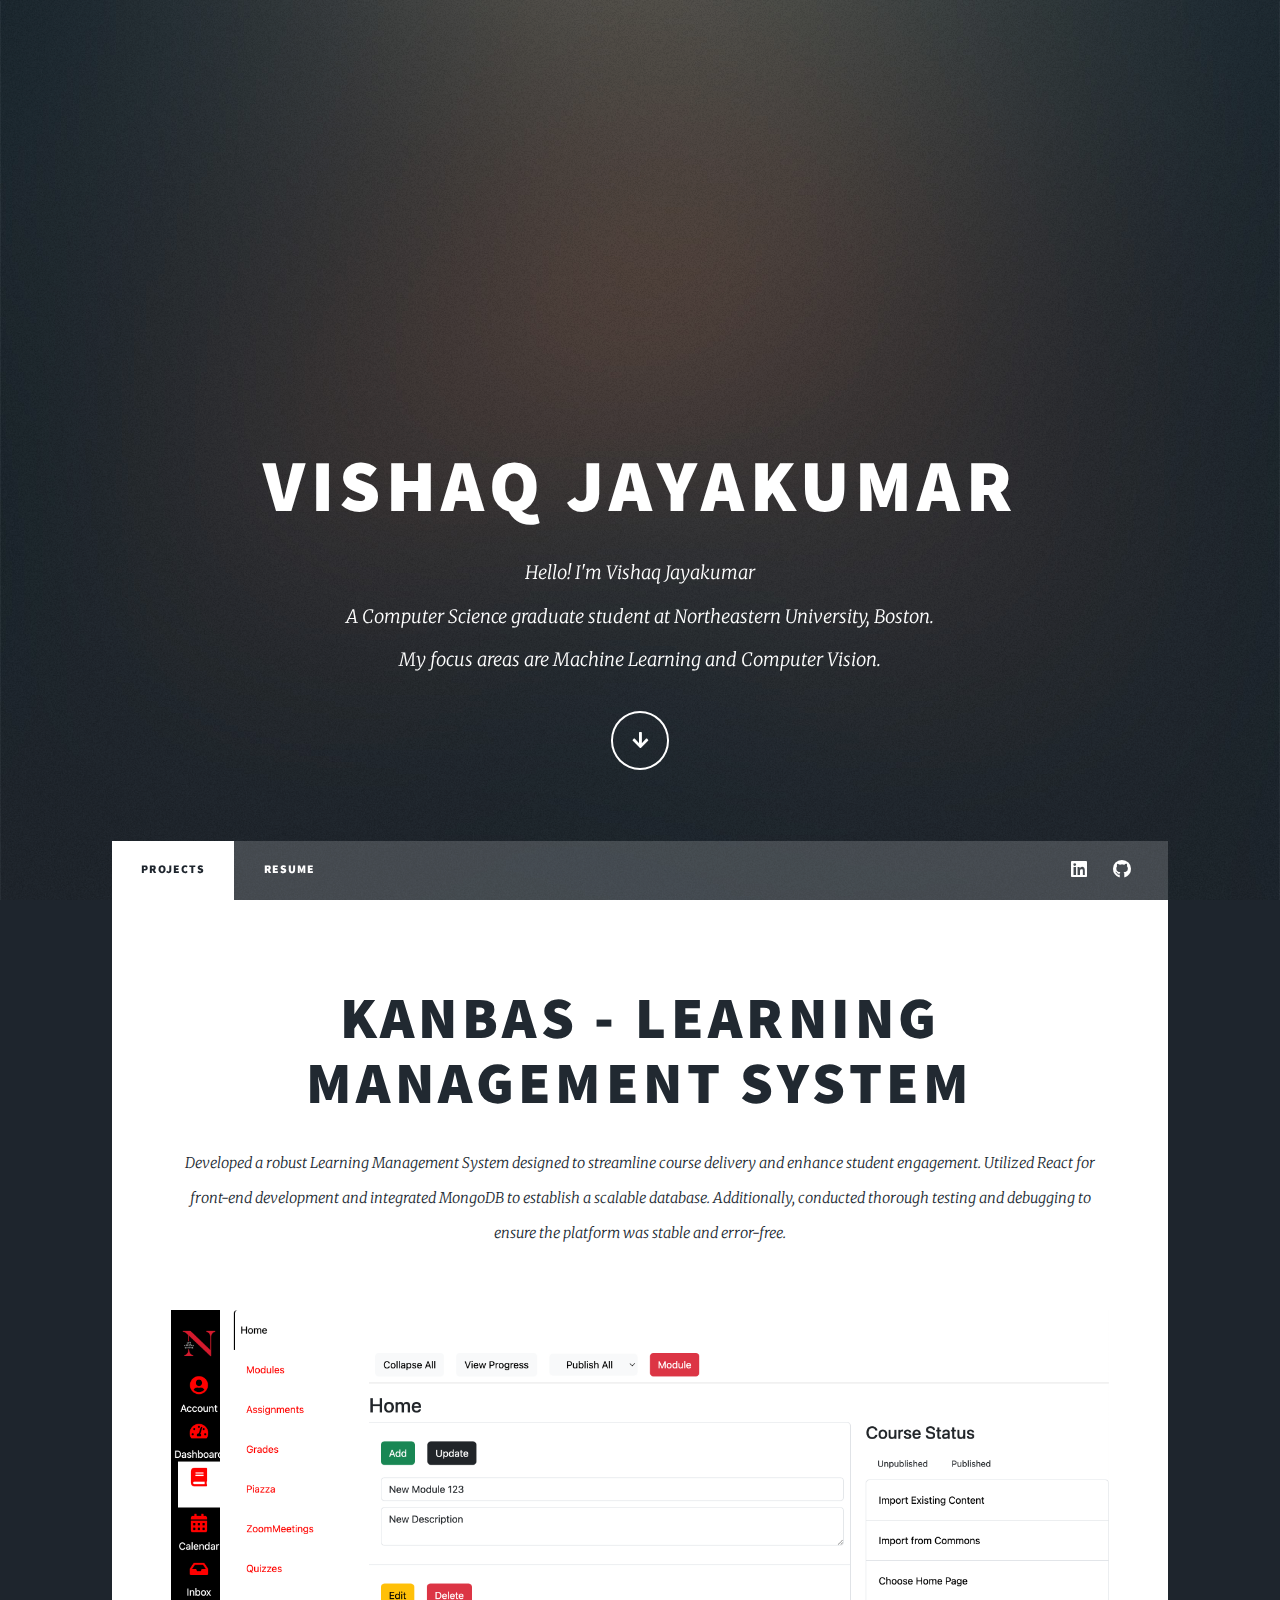
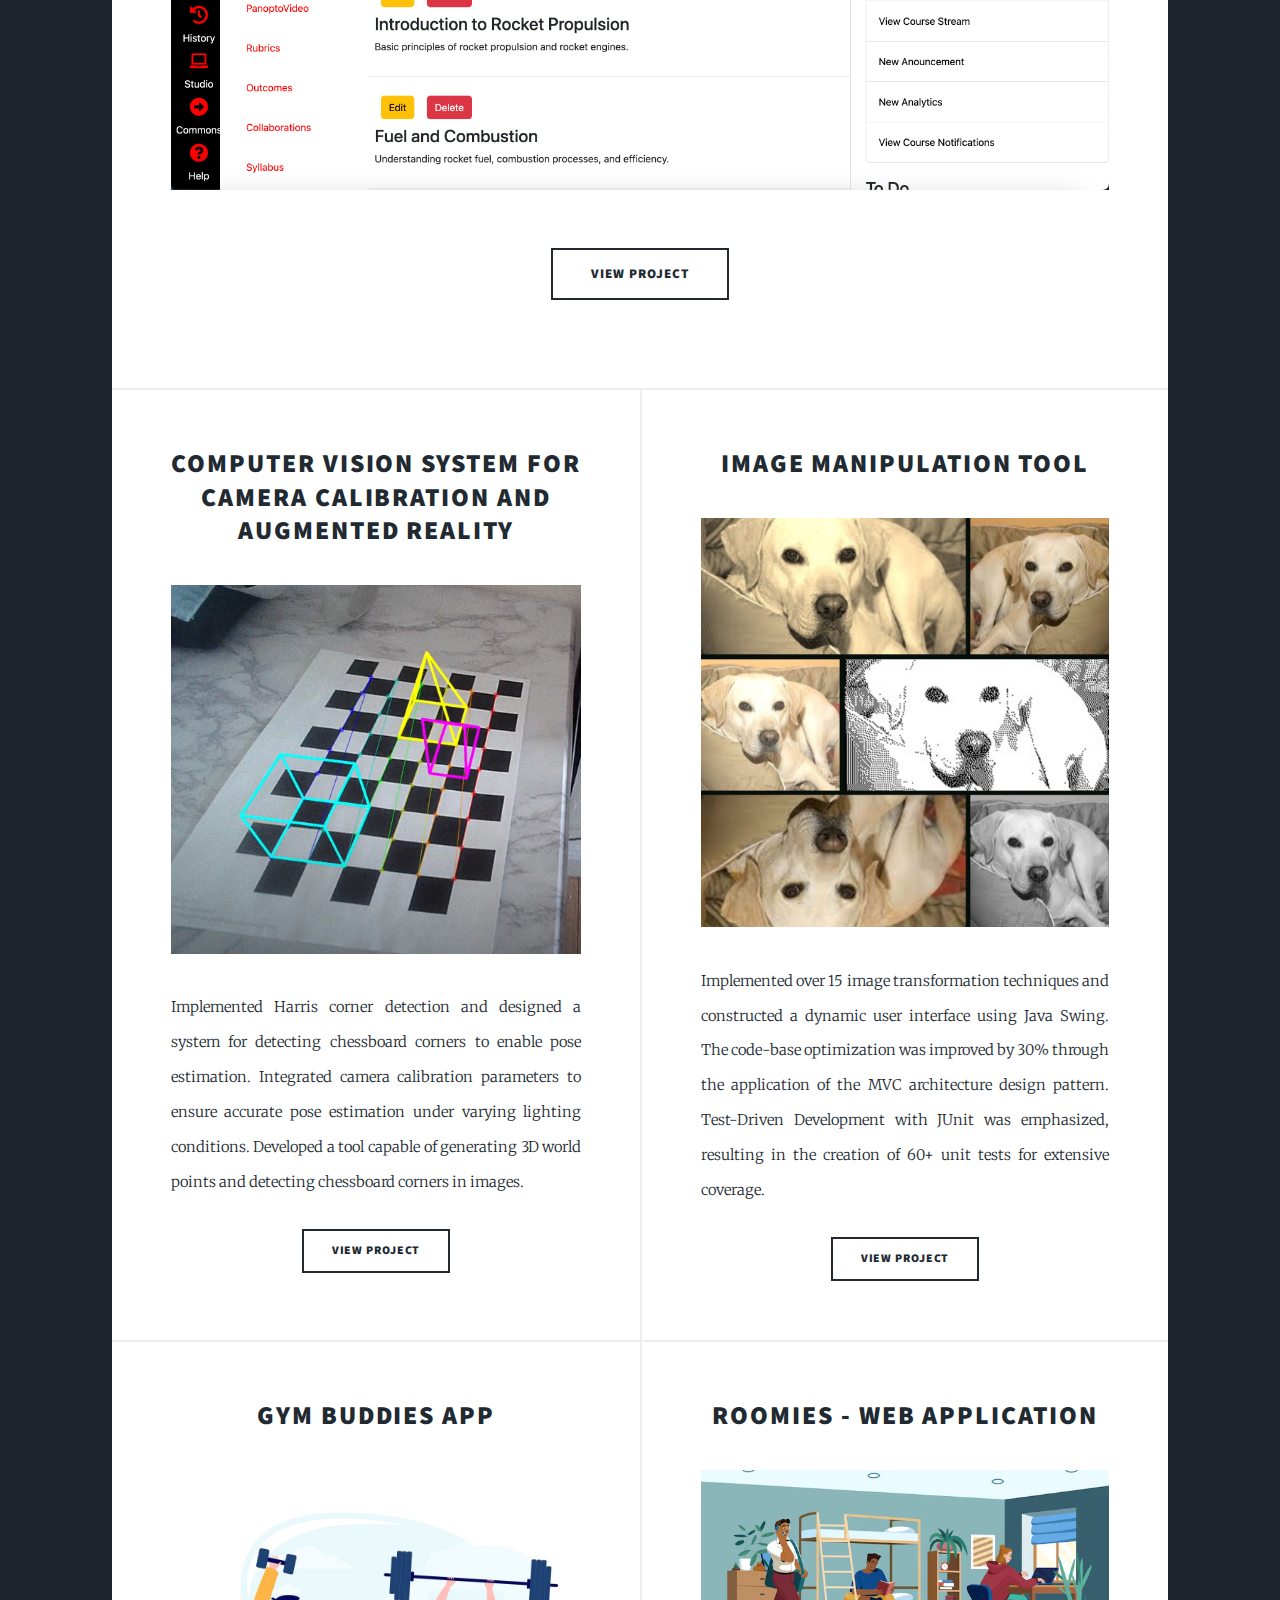
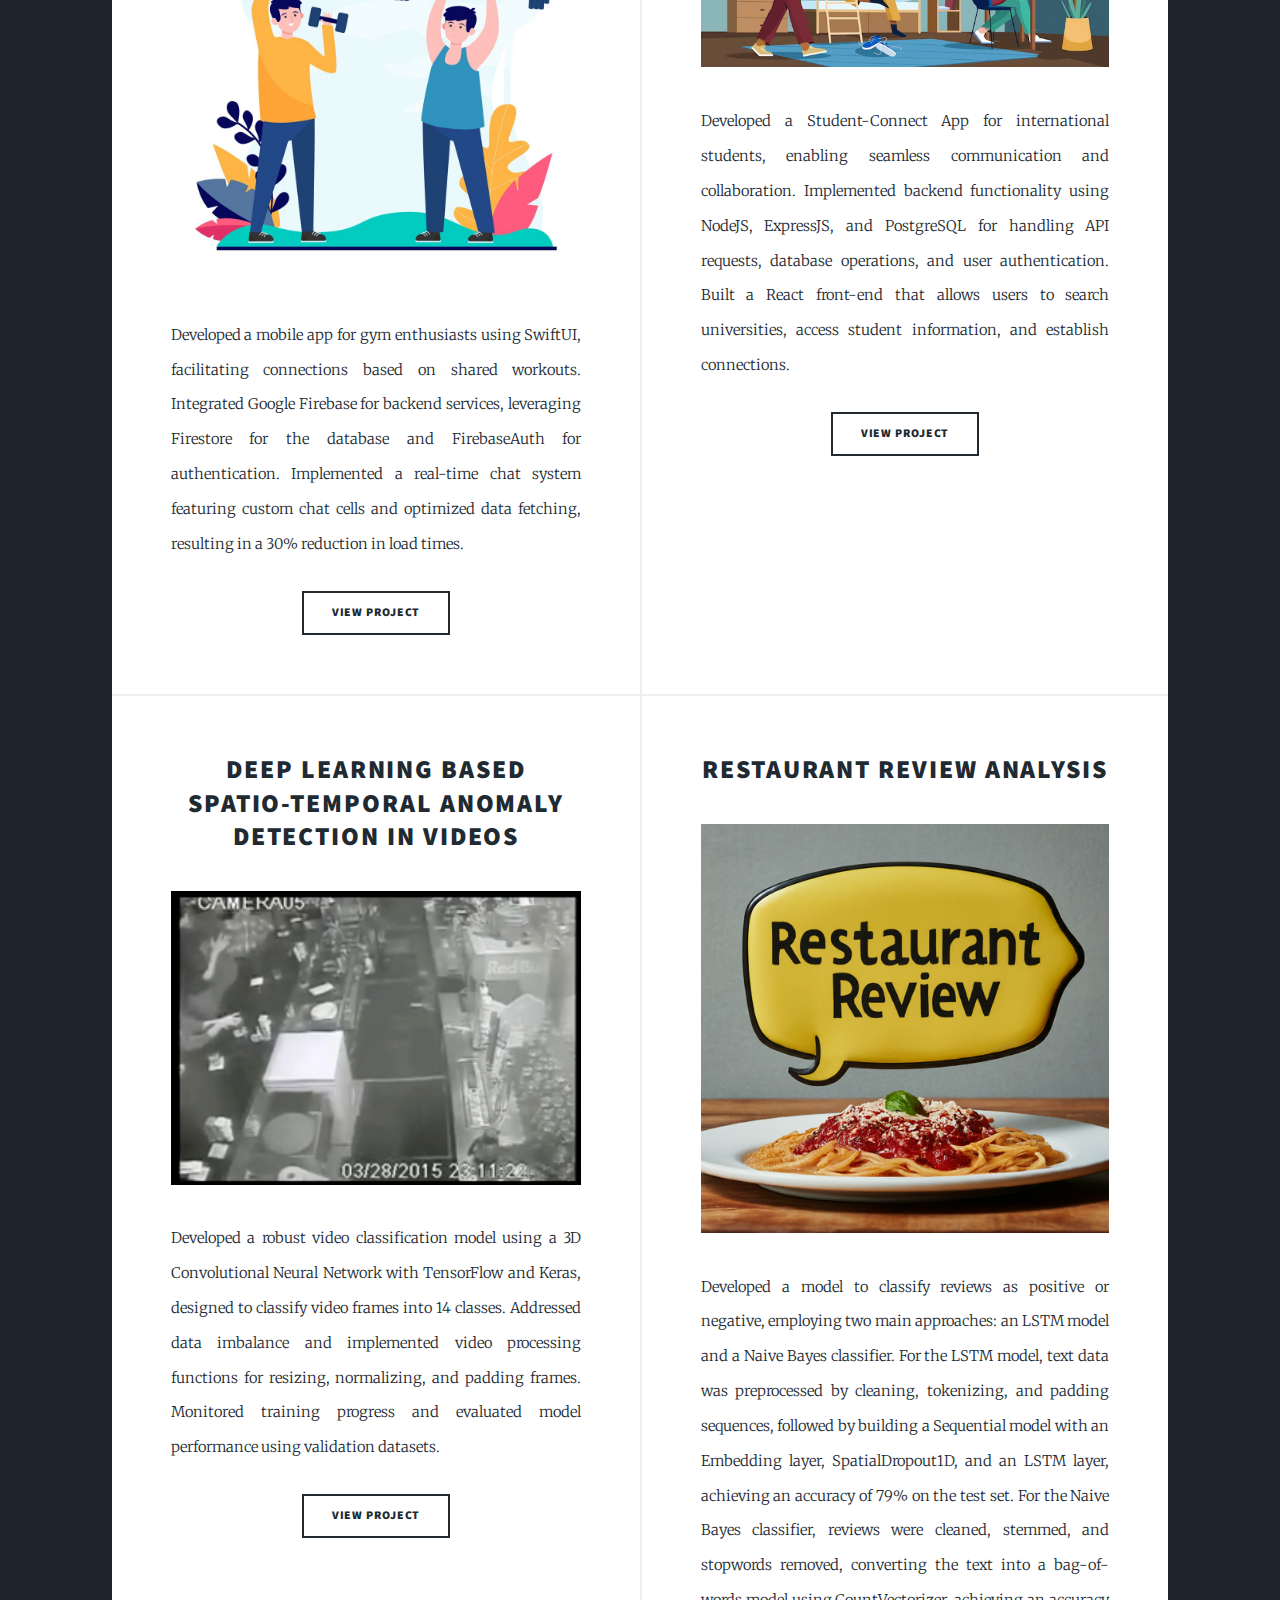
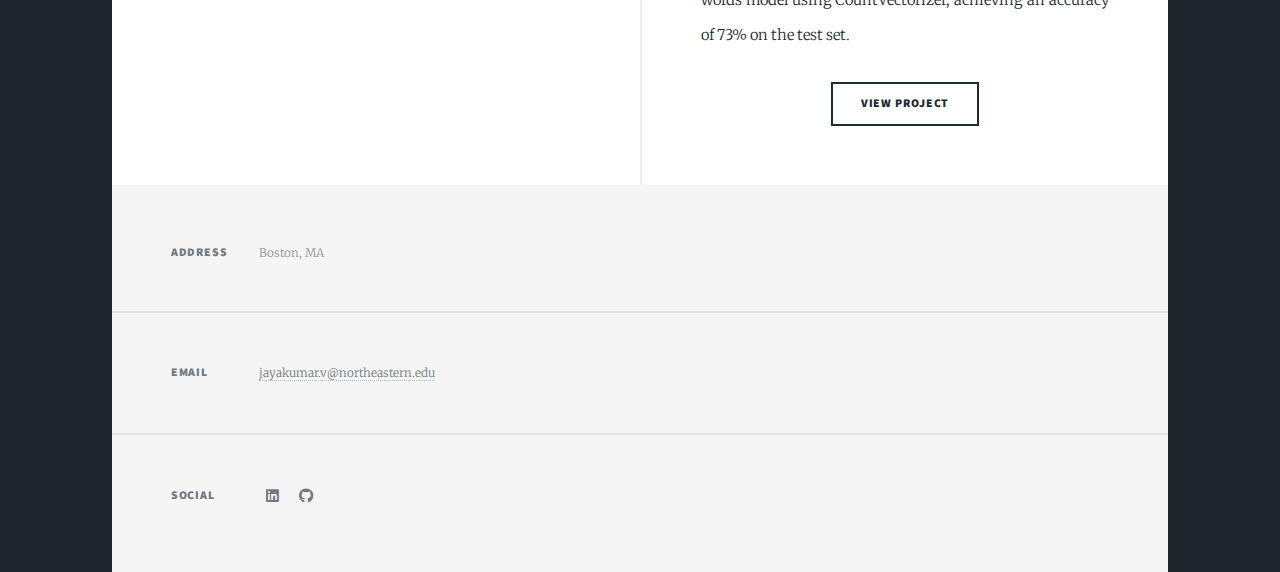
<file: index.html>
<!DOCTYPE HTML>

<html>
	<head>
		<title>Vishaq's Portfolio</title>
		<meta charset="utf-8" />
		<meta name="viewport" content="width=device-width, initial-scale=1, user-scalable=no" />
		<link rel="stylesheet" href="assets/css/main.css" />
		<noscript><link rel="stylesheet" href="assets/css/noscript.css" /></noscript>
	</head>
	<body class="is-preload">

		<!-- Wrapper -->
			<div id="wrapper" class="fade-in">

				<!-- Intro -->
					<div id="intro">
						<h1>Vishaq Jayakumar<br />
						</h1>
						<p>Hello! I'm Vishaq Jayakumar <br />A Computer Science graduate student at Northeastern University, Boston. <br /> My focus areas are Machine Learning and Computer Vision.</p>
						<ul class="actions">
							<li><a href="#header" class="button icon solid solo fa-arrow-down scrolly">Continue</a></li>
						</ul>
					</div>

				<!-- Header -->
					<header id="header">
						<a href="index.html" class="logo">Vishaq's Portfolio</a>					
					</header>
				<!-- Nav -->
					<nav id="nav">
						<ul class="links">
							<li class="active"><a href="index.html">Projects</a></li>
							<li><a href="resume.html">Resume</a></li>
						</ul>
						<ul class="icons">
							<li><a href="https://www.linkedin.com/in/vishaqjayakumar/" class="icon brands alt fa-linkedin"><span class="label">LinkedIn</span></a></li>
							<li><a href="https://github.com/vishq680" class="icon brands alt fa-github"><span class="label">GitHub</span></a></li>
						</ul>
					</nav>

				<!-- Main -->
					<div id="main">

						<!-- Featured Post -->
							<article class="post featured">
								<header class="major">
									<h2><a href="https://github.com/vishq680/kanbas-react-web-app">Kanbas - Learning Management System</a></h2>
									<p>Developed a robust Learning Management System designed to streamline course delivery and enhance student engagement. 
										Utilized React for front-end development and integrated MongoDB to establish a scalable database. 
										Additionally, conducted thorough testing and debugging to ensure the platform was stable and error-free.</p>
								</header>
								<a href="https://github.com/vishq680/kanbas-react-web-app" class="image main"><img src="../images/Kanbas.png" alt="" /></a>
								<ul class="actions special">
									<li><a href="https://github.com/vishq680/kanbas-react-web-app" class="button large">View Project</a></li>
								</ul>
							</article>

						<!-- Posts -->
							<section class="posts">
								<article>
									<header>
										<h2><a href="https://github.com/vishq680/Calibration-and-Augmented-Reality">
											Computer Vision System for Camera Calibration and Augmented Reality</a></h2>
									</header>
									<a href="https://github.com/vishq680/Calibration-and-Augmented-Reality" class="image fit"><img src="../images/CameraCalib.png" alt="" /></a>
									<p>Implemented Harris corner detection and designed a system for detecting chessboard corners to enable pose estimation. 
										Integrated camera calibration parameters to ensure accurate pose estimation under varying lighting conditions. 
										Developed a tool capable of generating 3D world points and detecting chessboard corners in images.</p>
									<ul class="actions special">
										<li><a href="https://github.com/vishq680/Calibration-and-Augmented-Reality" class="button">View Project</a></li>
									</ul>
								</article>
								<article>
									<header>
										<h2><a href="https://github.com/vishq680/Image-Manipulation-Tool">Image Manipulation Tool</a></h2>
									</header>
									<a href="https://github.com/vishq680/Image-Manipulation-Tool" class="image fit"><img src="images/PDPProject.jpg" alt="" /></a>
									<p>Implemented over 15 image transformation techniques and constructed a dynamic user interface using Java Swing. 
										The code-base optimization was improved by 30% through the application of the MVC architecture design pattern. 
										Test-Driven Development with JUnit was emphasized, resulting in the creation of 60+ unit tests for extensive coverage.</p>
									<ul class="actions special">
										<li><a href="https://github.com/vishq680/Image-Manipulation-Tool" class="button">View Project</a></li>
									</ul>
								</article>
								<article>
									<header>
										<h2><a href="https://github.com/vishq680/GymBuddiesApp">Gym Buddies App<br /></a></h2>
									</header>
									<a href="https://github.com/vishq680/GymBuddiesApp" class="image fit"><img src="images/gymbuddies.jpg" alt="" /></a>
									<p>Developed a mobile app for gym enthusiasts using SwiftUI, facilitating connections based on shared workouts. 
										Integrated Google Firebase for backend services, leveraging Firestore for the database and FirebaseAuth for authentication. 
										Implemented a real-time chat system featuring custom chat cells and optimized data fetching, resulting in a 30% reduction in load times.</p>
									<ul class="actions special">
										<li><a href="https://github.com/vishq680/GymBuddiesApp" class="button">View Project</a></li>
									</ul>
								</article>
								<article>
									<header>
										<h2><a href="https://github.com/vishq680/roomies-react-app">Roomies - Web Application</a></h2>
									</header>
									<a href="https://github.com/vishq680/roomies-react-app" class="image fit"><img src="images/roomiesapp.jpeg" alt="" /></a>
									<p>Developed a Student-Connect App for international students, enabling seamless communication and collaboration. 
										Implemented backend functionality using NodeJS, ExpressJS, and PostgreSQL for handling API requests, database operations, and user authentication. 
										Built a React front-end that allows users to search universities, access student information, and establish connections.</p>
									<ul class="actions special">
										<li><a href="https://github.com/vishq680/roomies-react-app" class="button">View Project</a></li>
									</ul>
								</article>
								<article>
									<header>
										<h2><a href="https://github.com/vishq680/Anomaly-Detection-in-Videos">Deep Learning based Spatio-Temporal Anomaly Detection in Videos</a></h2>
									</header>
									<a href="https://github.com/vishq680/Anomaly-Detection-in-Videos" class="image fit"><img src="images/Fighting.png" alt="" /></a>
									<p>Developed a robust video classification model using a 3D Convolutional Neural Network with TensorFlow and Keras, designed to classify video frames into 14 classes. 
										Addressed data imbalance and implemented video processing functions for resizing, normalizing, and padding frames. 
										Monitored training progress and evaluated model performance using validation datasets.</p>
									<ul class="actions special">
										<li><a href="https://github.com/vishq680/Anomaly-Detection-in-Videos" class="button">View Project</a></li>
									</ul>
								</article>
								<article>
									<header>
										<h2><a href="https://github.com/vishq680/Restaurant-Review-Analysis">Restaurant Review Analysis</a></h2>
									</header>
									<a href="https://github.com/vishq680/Restaurant-Review-Analysis" class="image fit"><img src="images/restaurantreview.png" alt="" /></a>
									<p>Developed a model to classify reviews as positive or negative, employing two main approaches: an LSTM model and a Naive Bayes classifier. 
										For the LSTM model, text data was preprocessed by cleaning, tokenizing, and padding sequences, followed by building a Sequential model with an Embedding layer, SpatialDropout1D, and an LSTM layer, achieving an accuracy of 79% on the test set. 
										For the Naive Bayes classifier, reviews were cleaned, stemmed, and stopwords removed, converting the text into a bag-of-words model using CountVectorizer, achieving an accuracy of 73% on the test set. </p>
									<ul class="actions special">
										<li><a href="https://github.com/vishq680/Restaurant-Review-Analysis" class="button">View Project</a></li>
									</ul>
								</article>
							</section>

					</div>

				<!-- Footer -->
					<footer id="footer">
						<section class="split contact">
							<section class="alt">
								<h3>Address</h3>
								<p>
								Boston, MA </p>
							</section>
							<section>
								<h3>Email</h3>
								<p><a href="#">jayakumar.v@northeastern.edu</a></p>
							</section>
							<section>
								<h3>Social</h3>
								<ul class="social-icons">
									<li><a href="https://www.linkedin.com/in/vishaqjayakumar/" class="icon brands alt fa-linkedin"><span class="label">LinkedIn</span></a></li>
									<li><a href="https://github.com/vishq680" class="icon brands alt fa-github"><span class="label">GitHub</span></a></li>
								</ul>
							</section>
						</section>
					</footer>



			</div>

		<!-- Scripts -->
			<script src="assets/js/jquery.min.js"></script>
			<script src="assets/js/jquery.scrollex.min.js"></script>
			<script src="assets/js/jquery.scrolly.min.js"></script>
			<script src="assets/js/browser.min.js"></script>
			<script src="assets/js/breakpoints.min.js"></script>
			<script src="assets/js/util.js"></script>
			<script src="assets/js/main.js"></script>

	</body>
</html>
</file>
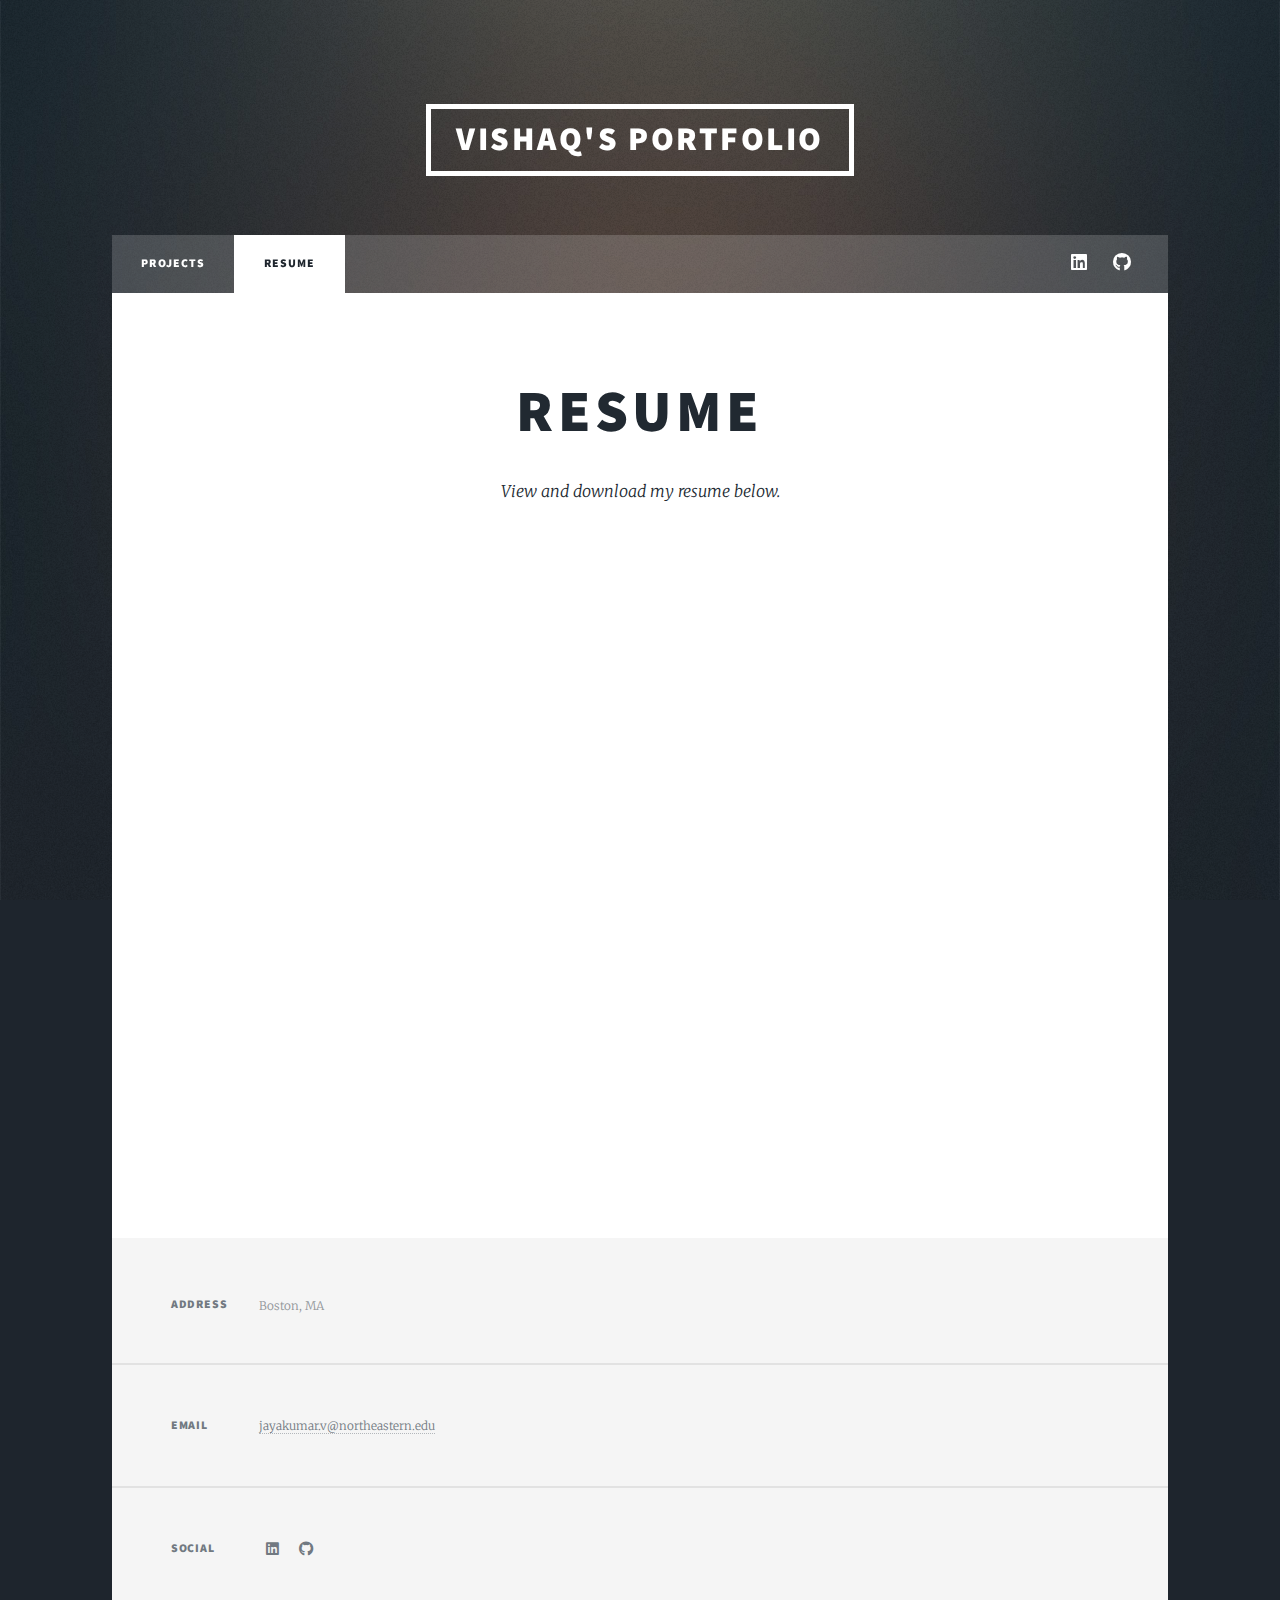
<file: resume.html>
<!DOCTYPE HTML>
<html>
	<head>
		<title>Vishaq's Portfolio</title>
		<meta charset="utf-8" />
		<meta name="viewport" content="width=device-width, initial-scale=1, user-scalable=no" />
		<link rel="stylesheet" href="assets/css/main.css" />
		<noscript><link rel="stylesheet" href="assets/css/noscript.css" /></noscript>
	</head>
	<body class="is-preload">

		<!-- Wrapper -->
			<div id="wrapper">

				<!-- Header -->
					<header id="header">
						<a href="index.html" class="logo">Vishaq's Portfolio</a>
					</header>

				<!-- Nav -->
					<nav id="nav">
						<ul class="links">
							<li><a href="index.html">Projects</a></li>
							<li class="active"><a href="resume.html">Resume</a></li>
						</ul>
						<ul class="icons">
							<li><a href="https://www.linkedin.com/in/vishaqjayakumar/" class="icon brands alt fa-linkedin"><span class="label">LinkedIn</span></a></li>
							<li><a href="https://github.com/vishq680" class="icon brands alt fa-github"><span class="label">GitHub</span></a></li>
						</ul>
					</nav>

				<!-- Main -->
					<div id="main">

						<!-- Post -->
							<section class="post">
								<header class="major">
									<h1>Resume</h1>
									<p>View and download my resume below.</p>
								</header>
								<div class="pdf-container">
									<iframe src="images/Vishaq_Resume.pdf" width="100%" height="600px">
										This browser does not support PDFs. Please download the PDF to view it: <a href="path/to/your/resume.pdf">Download PDF</a>
									</iframe>
								</div>
							</section>

					</div>

				<!-- Footer -->
				<footer id="footer">
					<section class="split contact">
						<section class="alt">
							<h3>Address</h3>
							<p>
							Boston, MA </p>
						</section>
						<section>
							<h3>Email</h3>
							<p><a href="#">jayakumar.v@northeastern.edu</a></p>
						</section>
						<section>
							<h3>Social</h3>
							<ul class="social-icons">
								<li><a href="https://www.linkedin.com/in/vishaqjayakumar/" class="icon brands alt fa-linkedin"><span class="label">LinkedIn</span></a></li>
								<li><a href="https://github.com/vishq680" class="icon brands alt fa-github"><span class="label">GitHub</span></a></li>
							</ul>
						</section>
					</section>
				</footer>


			</div>

		<!-- Scripts -->
			<script src="assets/js/jquery.min.js"></script>
			<script src="assets/js/jquery.scrollex.min.js"></script>
			<script src="assets/js/jquery.scrolly.min.js"></script>
			<script src="assets/js/browser.min.js"></script>
			<script src="assets/js/breakpoints.min.js"></script>
			<script src="assets/js/util.js"></script>
			<script src="assets/js/main.js"></script>

	</body>
</html>
</file>
<file: assets/css/main.css>
@import url(fontawesome-all.min.css);
@import url("https://fonts.googleapis.com/css?family=Merriweather:300,700,300italic,700italic|Source+Sans+Pro:900");

/*
	Massively by HTML5 UP
	html5up.net | @ajlkn
	Free for personal and commercial use under the CCA 3.0 license (html5up.net/license)
*/

html, body, div, span, applet, object,
iframe, h1, h2, h3, h4, h5, h6, p, blockquote,
pre, a, abbr, acronym, address, big, cite,
code, del, dfn, em, img, ins, kbd, q, s, samp,
small, strike, strong, sub, sup, tt, var, b,
u, i, center, dl, dt, dd, ol, ul, li, fieldset,
form, label, legend, table, caption, tbody,
tfoot, thead, tr, th, td, article, aside,
canvas, details, embed, figure, figcaption,
footer, header, hgroup, menu, nav, output, ruby,
section, summary, time, mark, audio, video {
	margin: 0;
	padding: 0;
	border: 0;
	font-size: 100%;
	font: inherit;
	vertical-align: baseline;}

article, aside, details, figcaption, figure,
footer, header, hgroup, menu, nav, section {
	display: block;}

body {
	line-height: 1;
}

ol, ul {
	list-style: none;
}

blockquote, q {
	quotes: none;
}

	blockquote:before, blockquote:after, q:before, q:after {
		content: '';
		content: none;
	}

table {
	border-collapse: collapse;
	border-spacing: 0;
}

.social-icons {
    list-style: none; /* Remove default list style */
    padding: 0; /* Remove padding */
    margin: 0; /* Remove margin */
}

.social-icons li {
    display: inline-block; /* Display list items inline */
    margin-right: 10px; /* Add some space between icons if needed */
}

body {
	-webkit-text-size-adjust: none;
}

mark {
	background-color: transparent;
	color: inherit;
}

input::-moz-focus-inner {
	border: 0;
	padding: 0;
}

input, select, textarea {
	-moz-appearance: none;
	-webkit-appearance: none;
	-ms-appearance: none;
	appearance: none;
}

/* Basic */

	@-ms-viewport {
		width: device-width;
	}

	body {
		-ms-overflow-style: scrollbar;
	}

	@media screen and (max-width: 480px) {

		html, body {
			min-width: 320px;
		}

	}

	html {
		box-sizing: border-box;
	}

	*, *:before, *:after {
		box-sizing: inherit;
	}

	body {
		background-color: #1e252d;
	}

		body.is-preload *, body.is-preload *:before, body.is-preload *:after {
			-moz-animation: none !important;
			-webkit-animation: none !important;
			-ms-animation: none !important;
			animation: none !important;
			-moz-transition: none !important;
			-webkit-transition: none !important;
			-ms-transition: none !important;
			transition: none !important;
		}

/* Type */

	html {
		font-size: 16pt;
	}

		@media screen and (max-width: 1680px) {

			html {
				font-size: 12pt;
			}

		}

		@media screen and (max-width: 1280px) {

			html {
				font-size: 11pt;
			}

		}

		@media screen and (max-width: 360px) {

			html {
				font-size: 10pt;
			}

		}

	body {
		color: #212931;
	}

	body, input, select, textarea {
		font-family: "Merriweather", Georgia, serif;
		font-weight: 300;
		font-size: 1rem;
		line-height: 2.375;
	}

	a {
		-moz-transition: color 0.2s ease-in-out, background-color 0.2s ease-in-out, border-color 0.2s ease-in-out, box-shadow 0.2s ease-in-out;
		-webkit-transition: color 0.2s ease-in-out, background-color 0.2s ease-in-out, border-color 0.2s ease-in-out, box-shadow 0.2s ease-in-out;
		-ms-transition: color 0.2s ease-in-out, background-color 0.2s ease-in-out, border-color 0.2s ease-in-out, box-shadow 0.2s ease-in-out;
		transition: color 0.2s ease-in-out, background-color 0.2s ease-in-out, border-color 0.2s ease-in-out, box-shadow 0.2s ease-in-out;
		border-bottom: dotted 1px;
		text-decoration: none;
	}

		a:hover {
			border-bottom-color: transparent;
		}

	strong, b {
		font-weight: 600;
	}

	em, i {
		font-style: italic;
	}

	p {
		text-align: justify;
		margin: 0 0 2rem 0;
	}

	h1, h2, h3, h4, h5, h6 {
		font-family: "Source Sans Pro", Helvetica, sans-serif;
		font-weight: 900;
		line-height: 1.5;
		letter-spacing: 0.075em;
		text-transform: uppercase;
		margin: 0 0 1rem 0;
	}

		h1 a, h2 a, h3 a, h4 a, h5 a, h6 a {
			border-bottom: 0;
			color: inherit;
			text-decoration: none;
		}

	h1 {
		font-size: 4rem;
		line-height: 1.1;
		margin: 0 0 2rem 0;
	}

	h2 {
		font-size: 1.75rem;
		line-height: 1.3;
		margin: 0 0 1.5rem 0;
	}

	h3 {
		font-size: 1.25rem;
		margin: 0 0 1.5rem 0;
	}

	h4 {
		font-size: 1rem;
	}

	h5 {
		font-size: 0.9rem;
	}

	h6 {
		font-size: 0.8rem;
	}

	sub {
		font-size: 0.8rem;
		position: relative;
		top: 0.5rem;
	}

	sup {
		font-size: 0.8rem;
		position: relative;
		top: -0.5rem;
	}

	blockquote {
		border-left: solid 4px;
		font-style: italic;
		margin: 0 0 2rem 0;
		padding: 0.5rem 0 0.5rem 2rem;
	}

	code {
		border: solid 2px;
		font-family: "Courier New", monospace;
		font-size: 0.9rem;
		margin: 0 0.25rem;
		padding: 0.25rem 0.65rem;
	}

	pre {
		-webkit-overflow-scrolling: touch;
		font-family: "Courier New", monospace;
		font-size: 0.9rem;
		margin: 0 0 2rem 0;
	}

		pre code {
			display: block;
			line-height: 1.75;
			padding: 1rem 1.5rem;
			overflow-x: auto;
		}

	hr {
		border: 0;
		border-bottom: solid 2px;
		margin: 3rem 0;
	}

		hr.major {
			margin: 5rem 0;
		}

	.align-left {
		text-align: left;
	}

	.align-center {
		text-align: center;
	}

	.align-right {
		text-align: right;
	}

	input, select, textarea {
		color: #212931;
	}

	a {
		color: #212931;
		border-bottom-color: rgba(33, 41, 49, 0.5);
	}

		a:hover {
			border-bottom-color: transparent;
			color: #18bfef !important;
		}

	strong, b {
		color: #212931;
	}

	h1, h2, h3, h4, h5, h6 {
		color: #212931;
	}

	blockquote {
		border-left-color: #eeeeee;
	}

	code {
		background: rgba(220, 220, 220, 0.25);
		border-color: #eeeeee;
	}

	hr {
		border-bottom-color: #eeeeee;
	}

/* Row */

	.row {
		display: flex;
		flex-wrap: wrap;
		box-sizing: border-box;
		align-items: stretch;
	}

		.row > * {
			box-sizing: border-box;
		}

		.row.gtr-uniform > * > :last-child {
			margin-bottom: 0;
		}

		.row.aln-left {
			justify-content: flex-start;
		}

		.row.aln-center {
			justify-content: center;
		}

		.row.aln-right {
			justify-content: flex-end;
		}

		.row.aln-top {
			align-items: flex-start;
		}

		.row.aln-middle {
			align-items: center;
		}

		.row.aln-bottom {
			align-items: flex-end;
		}

		.row > .imp {
			order: -1;
		}

		.row > .col-1 {
			width: 8.33333%;
		}

		.row > .off-1 {
			margin-left: 8.33333%;
		}

		.row > .col-2 {
			width: 16.66667%;
		}

		.row > .off-2 {
			margin-left: 16.66667%;
		}

		.row > .col-3 {
			width: 25%;
		}

		.row > .off-3 {
			margin-left: 25%;
		}

		.row > .col-4 {
			width: 33.33333%;
		}

		.row > .off-4 {
			margin-left: 33.33333%;
		}

		.row > .col-5 {
			width: 41.66667%;
		}

		.row > .off-5 {
			margin-left: 41.66667%;
		}

		.row > .col-6 {
			width: 50%;
		}

		.row > .off-6 {
			margin-left: 50%;
		}

		.row > .col-7 {
			width: 58.33333%;
		}

		.row > .off-7 {
			margin-left: 58.33333%;
		}

		.row > .col-8 {
			width: 66.66667%;
		}

		.row > .off-8 {
			margin-left: 66.66667%;
		}

		.row > .col-9 {
			width: 75%;
		}

		.row > .off-9 {
			margin-left: 75%;
		}

		.row > .col-10 {
			width: 83.33333%;
		}

		.row > .off-10 {
			margin-left: 83.33333%;
		}

		.row > .col-11 {
			width: 91.66667%;
		}

		.row > .off-11 {
			margin-left: 91.66667%;
		}

		.row > .col-12 {
			width: 100%;
		}

		.row > .off-12 {
			margin-left: 100%;
		}

		.row.gtr-0 {
			margin-top: 0;
			margin-left: 0rem;
		}

			.row.gtr-0 > * {
				padding: 0 0 0 0rem;
			}

			.row.gtr-0.gtr-uniform {
				margin-top: 0rem;
			}

				.row.gtr-0.gtr-uniform > * {
					padding-top: 0rem;
				}

		.row.gtr-25 {
			margin-top: 0;
			margin-left: -0.375rem;
		}

			.row.gtr-25 > * {
				padding: 0 0 0 0.375rem;
			}

			.row.gtr-25.gtr-uniform {
				margin-top: -0.375rem;
			}

				.row.gtr-25.gtr-uniform > * {
					padding-top: 0.375rem;
				}

		.row.gtr-50 {
			margin-top: 0;
			margin-left: -0.75rem;
		}

			.row.gtr-50 > * {
				padding: 0 0 0 0.75rem;
			}

			.row.gtr-50.gtr-uniform {
				margin-top: -0.75rem;
			}

				.row.gtr-50.gtr-uniform > * {
					padding-top: 0.75rem;
				}

		.row {
			margin-top: 0;
			margin-left: -1.5rem;
		}

			.row > * {
				padding: 0 0 0 1.5rem;
			}

			.row.gtr-uniform {
				margin-top: -1.5rem;
			}

				.row.gtr-uniform > * {
					padding-top: 1.5rem;
				}

		.row.gtr-150 {
			margin-top: 0;
			margin-left: -2.25rem;
		}

			.row.gtr-150 > * {
				padding: 0 0 0 2.25rem;
			}

			.row.gtr-150.gtr-uniform {
				margin-top: -2.25rem;
			}

				.row.gtr-150.gtr-uniform > * {
					padding-top: 2.25rem;
				}

		.row.gtr-200 {
			margin-top: 0;
			margin-left: -3rem;
		}

			.row.gtr-200 > * {
				padding: 0 0 0 3rem;
			}

			.row.gtr-200.gtr-uniform {
				margin-top: -3rem;
			}

				.row.gtr-200.gtr-uniform > * {
					padding-top: 3rem;
				}

		@media screen and (max-width: 1680px) {

			.row {
				display: flex;
				flex-wrap: wrap;
				box-sizing: border-box;
				align-items: stretch;
			}

				.row > * {
					box-sizing: border-box;
				}

				.row.gtr-uniform > * > :last-child {
					margin-bottom: 0;
				}

				.row.aln-left {
					justify-content: flex-start;
				}

				.row.aln-center {
					justify-content: center;
				}

				.row.aln-right {
					justify-content: flex-end;
				}

				.row.aln-top {
					align-items: flex-start;
				}

				.row.aln-middle {
					align-items: center;
				}

				.row.aln-bottom {
					align-items: flex-end;
				}

				.row > .imp-xlarge {
					order: -1;
				}

				.row > .col-1-xlarge {
					width: 8.33333%;
				}

				.row > .off-1-xlarge {
					margin-left: 8.33333%;
				}

				.row > .col-2-xlarge {
					width: 16.66667%;
				}

				.row > .off-2-xlarge {
					margin-left: 16.66667%;
				}

				.row > .col-3-xlarge {
					width: 25%;
				}

				.row > .off-3-xlarge {
					margin-left: 25%;
				}

				.row > .col-4-xlarge {
					width: 33.33333%;
				}

				.row > .off-4-xlarge {
					margin-left: 33.33333%;
				}

				.row > .col-5-xlarge {
					width: 41.66667%;
				}

				.row > .off-5-xlarge {
					margin-left: 41.66667%;
				}

				.row > .col-6-xlarge {
					width: 50%;
				}

				.row > .off-6-xlarge {
					margin-left: 50%;
				}

				.row > .col-7-xlarge {
					width: 58.33333%;
				}

				.row > .off-7-xlarge {
					margin-left: 58.33333%;
				}

				.row > .col-8-xlarge {
					width: 66.66667%;
				}

				.row > .off-8-xlarge {
					margin-left: 66.66667%;
				}

				.row > .col-9-xlarge {
					width: 75%;
				}

				.row > .off-9-xlarge {
					margin-left: 75%;
				}

				.row > .col-10-xlarge {
					width: 83.33333%;
				}

				.row > .off-10-xlarge {
					margin-left: 83.33333%;
				}

				.row > .col-11-xlarge {
					width: 91.66667%;
				}

				.row > .off-11-xlarge {
					margin-left: 91.66667%;
				}

				.row > .col-12-xlarge {
					width: 100%;
				}

				.row > .off-12-xlarge {
					margin-left: 100%;
				}

				.row.gtr-0 {
					margin-top: 0;
					margin-left: 0rem;
				}

					.row.gtr-0 > * {
						padding: 0 0 0 0rem;
					}

					.row.gtr-0.gtr-uniform {
						margin-top: 0rem;
					}

						.row.gtr-0.gtr-uniform > * {
							padding-top: 0rem;
						}

				.row.gtr-25 {
					margin-top: 0;
					margin-left: -0.375rem;
				}

					.row.gtr-25 > * {
						padding: 0 0 0 0.375rem;
					}

					.row.gtr-25.gtr-uniform {
						margin-top: -0.375rem;
					}

						.row.gtr-25.gtr-uniform > * {
							padding-top: 0.375rem;
						}

				.row.gtr-50 {
					margin-top: 0;
					margin-left: -0.75rem;
				}

					.row.gtr-50 > * {
						padding: 0 0 0 0.75rem;
					}

					.row.gtr-50.gtr-uniform {
						margin-top: -0.75rem;
					}

						.row.gtr-50.gtr-uniform > * {
							padding-top: 0.75rem;
						}

				.row {
					margin-top: 0;
					margin-left: -1.5rem;
				}

					.row > * {
						padding: 0 0 0 1.5rem;
					}

					.row.gtr-uniform {
						margin-top: -1.5rem;
					}

						.row.gtr-uniform > * {
							padding-top: 1.5rem;
						}

				.row.gtr-150 {
					margin-top: 0;
					margin-left: -2.25rem;
				}

					.row.gtr-150 > * {
						padding: 0 0 0 2.25rem;
					}

					.row.gtr-150.gtr-uniform {
						margin-top: -2.25rem;
					}

						.row.gtr-150.gtr-uniform > * {
							padding-top: 2.25rem;
						}

				.row.gtr-200 {
					margin-top: 0;
					margin-left: -3rem;
				}

					.row.gtr-200 > * {
						padding: 0 0 0 3rem;
					}

					.row.gtr-200.gtr-uniform {
						margin-top: -3rem;
					}

						.row.gtr-200.gtr-uniform > * {
							padding-top: 3rem;
						}

		}

		@media screen and (max-width: 1280px) {

			.row {
				display: flex;
				flex-wrap: wrap;
				box-sizing: border-box;
				align-items: stretch;
			}

				.row > * {
					box-sizing: border-box;
				}

				.row.gtr-uniform > * > :last-child {
					margin-bottom: 0;
				}

				.row.aln-left {
					justify-content: flex-start;
				}

				.row.aln-center {
					justify-content: center;
				}

				.row.aln-right {
					justify-content: flex-end;
				}

				.row.aln-top {
					align-items: flex-start;
				}

				.row.aln-middle {
					align-items: center;
				}

				.row.aln-bottom {
					align-items: flex-end;
				}

				.row > .imp-large {
					order: -1;
				}

				.row > .col-1-large {
					width: 8.33333%;
				}

				.row > .off-1-large {
					margin-left: 8.33333%;
				}

				.row > .col-2-large {
					width: 16.66667%;
				}

				.row > .off-2-large {
					margin-left: 16.66667%;
				}

				.row > .col-3-large {
					width: 25%;
				}

				.row > .off-3-large {
					margin-left: 25%;
				}

				.row > .col-4-large {
					width: 33.33333%;
				}

				.row > .off-4-large {
					margin-left: 33.33333%;
				}

				.row > .col-5-large {
					width: 41.66667%;
				}

				.row > .off-5-large {
					margin-left: 41.66667%;
				}

				.row > .col-6-large {
					width: 50%;
				}

				.row > .off-6-large {
					margin-left: 50%;
				}

				.row > .col-7-large {
					width: 58.33333%;
				}

				.row > .off-7-large {
					margin-left: 58.33333%;
				}

				.row > .col-8-large {
					width: 66.66667%;
				}

				.row > .off-8-large {
					margin-left: 66.66667%;
				}

				.row > .col-9-large {
					width: 75%;
				}

				.row > .off-9-large {
					margin-left: 75%;
				}

				.row > .col-10-large {
					width: 83.33333%;
				}

				.row > .off-10-large {
					margin-left: 83.33333%;
				}

				.row > .col-11-large {
					width: 91.66667%;
				}

				.row > .off-11-large {
					margin-left: 91.66667%;
				}

				.row > .col-12-large {
					width: 100%;
				}

				.row > .off-12-large {
					margin-left: 100%;
				}

				.row.gtr-0 {
					margin-top: 0;
					margin-left: 0rem;
				}

					.row.gtr-0 > * {
						padding: 0 0 0 0rem;
					}

					.row.gtr-0.gtr-uniform {
						margin-top: 0rem;
					}

						.row.gtr-0.gtr-uniform > * {
							padding-top: 0rem;
						}

				.row.gtr-25 {
					margin-top: 0;
					margin-left: -0.375rem;
				}

					.row.gtr-25 > * {
						padding: 0 0 0 0.375rem;
					}

					.row.gtr-25.gtr-uniform {
						margin-top: -0.375rem;
					}

						.row.gtr-25.gtr-uniform > * {
							padding-top: 0.375rem;
						}

				.row.gtr-50 {
					margin-top: 0;
					margin-left: -0.75rem;
				}

					.row.gtr-50 > * {
						padding: 0 0 0 0.75rem;
					}

					.row.gtr-50.gtr-uniform {
						margin-top: -0.75rem;
					}

						.row.gtr-50.gtr-uniform > * {
							padding-top: 0.75rem;
						}

				.row {
					margin-top: 0;
					margin-left: -1.5rem;
				}

					.row > * {
						padding: 0 0 0 1.5rem;
					}

					.row.gtr-uniform {
						margin-top: -1.5rem;
					}

						.row.gtr-uniform > * {
							padding-top: 1.5rem;
						}

				.row.gtr-150 {
					margin-top: 0;
					margin-left: -2.25rem;
				}

					.row.gtr-150 > * {
						padding: 0 0 0 2.25rem;
					}

					.row.gtr-150.gtr-uniform {
						margin-top: -2.25rem;
					}

						.row.gtr-150.gtr-uniform > * {
							padding-top: 2.25rem;
						}

				.row.gtr-200 {
					margin-top: 0;
					margin-left: -3rem;
				}

					.row.gtr-200 > * {
						padding: 0 0 0 3rem;
					}

					.row.gtr-200.gtr-uniform {
						margin-top: -3rem;
					}

						.row.gtr-200.gtr-uniform > * {
							padding-top: 3rem;
						}

		}

		@media screen and (max-width: 980px) {

			.row {
				display: flex;
				flex-wrap: wrap;
				box-sizing: border-box;
				align-items: stretch;
			}

				.row > * {
					box-sizing: border-box;
				}

				.row.gtr-uniform > * > :last-child {
					margin-bottom: 0;
				}

				.row.aln-left {
					justify-content: flex-start;
				}

				.row.aln-center {
					justify-content: center;
				}

				.row.aln-right {
					justify-content: flex-end;
				}

				.row.aln-top {
					align-items: flex-start;
				}

				.row.aln-middle {
					align-items: center;
				}

				.row.aln-bottom {
					align-items: flex-end;
				}

				.row > .imp-medium {
					order: -1;
				}

				.row > .col-1-medium {
					width: 8.33333%;
				}

				.row > .off-1-medium {
					margin-left: 8.33333%;
				}

				.row > .col-2-medium {
					width: 16.66667%;
				}

				.row > .off-2-medium {
					margin-left: 16.66667%;
				}

				.row > .col-3-medium {
					width: 25%;
				}

				.row > .off-3-medium {
					margin-left: 25%;
				}

				.row > .col-4-medium {
					width: 33.33333%;
				}

				.row > .off-4-medium {
					margin-left: 33.33333%;
				}

				.row > .col-5-medium {
					width: 41.66667%;
				}

				.row > .off-5-medium {
					margin-left: 41.66667%;
				}

				.row > .col-6-medium {
					width: 50%;
				}

				.row > .off-6-medium {
					margin-left: 50%;
				}

				.row > .col-7-medium {
					width: 58.33333%;
				}

				.row > .off-7-medium {
					margin-left: 58.33333%;
				}

				.row > .col-8-medium {
					width: 66.66667%;
				}

				.row > .off-8-medium {
					margin-left: 66.66667%;
				}

				.row > .col-9-medium {
					width: 75%;
				}

				.row > .off-9-medium {
					margin-left: 75%;
				}

				.row > .col-10-medium {
					width: 83.33333%;
				}

				.row > .off-10-medium {
					margin-left: 83.33333%;
				}

				.row > .col-11-medium {
					width: 91.66667%;
				}

				.row > .off-11-medium {
					margin-left: 91.66667%;
				}

				.row > .col-12-medium {
					width: 100%;
				}

				.row > .off-12-medium {
					margin-left: 100%;
				}

				.row.gtr-0 {
					margin-top: 0;
					margin-left: 0rem;
				}

					.row.gtr-0 > * {
						padding: 0 0 0 0rem;
					}

					.row.gtr-0.gtr-uniform {
						margin-top: 0rem;
					}

						.row.gtr-0.gtr-uniform > * {
							padding-top: 0rem;
						}

				.row.gtr-25 {
					margin-top: 0;
					margin-left: -0.375rem;
				}

					.row.gtr-25 > * {
						padding: 0 0 0 0.375rem;
					}

					.row.gtr-25.gtr-uniform {
						margin-top: -0.375rem;
					}

						.row.gtr-25.gtr-uniform > * {
							padding-top: 0.375rem;
						}

				.row.gtr-50 {
					margin-top: 0;
					margin-left: -0.75rem;
				}

					.row.gtr-50 > * {
						padding: 0 0 0 0.75rem;
					}

					.row.gtr-50.gtr-uniform {
						margin-top: -0.75rem;
					}

						.row.gtr-50.gtr-uniform > * {
							padding-top: 0.75rem;
						}

				.row {
					margin-top: 0;
					margin-left: -1.5rem;
				}

					.row > * {
						padding: 0 0 0 1.5rem;
					}

					.row.gtr-uniform {
						margin-top: -1.5rem;
					}

						.row.gtr-uniform > * {
							padding-top: 1.5rem;
						}

				.row.gtr-150 {
					margin-top: 0;
					margin-left: -2.25rem;
				}

					.row.gtr-150 > * {
						padding: 0 0 0 2.25rem;
					}

					.row.gtr-150.gtr-uniform {
						margin-top: -2.25rem;
					}

						.row.gtr-150.gtr-uniform > * {
							padding-top: 2.25rem;
						}

				.row.gtr-200 {
					margin-top: 0;
					margin-left: -3rem;
				}

					.row.gtr-200 > * {
						padding: 0 0 0 3rem;
					}

					.row.gtr-200.gtr-uniform {
						margin-top: -3rem;
					}

						.row.gtr-200.gtr-uniform > * {
							padding-top: 3rem;
						}

		}

		@media screen and (max-width: 736px) {

			.row {
				display: flex;
				flex-wrap: wrap;
				box-sizing: border-box;
				align-items: stretch;
			}

				.row > * {
					box-sizing: border-box;
				}

				.row.gtr-uniform > * > :last-child {
					margin-bottom: 0;
				}

				.row.aln-left {
					justify-content: flex-start;
				}

				.row.aln-center {
					justify-content: center;
				}

				.row.aln-right {
					justify-content: flex-end;
				}

				.row.aln-top {
					align-items: flex-start;
				}

				.row.aln-middle {
					align-items: center;
				}

				.row.aln-bottom {
					align-items: flex-end;
				}

				.row > .imp-small {
					order: -1;
				}

				.row > .col-1-small {
					width: 8.33333%;
				}

				.row > .off-1-small {
					margin-left: 8.33333%;
				}

				.row > .col-2-small {
					width: 16.66667%;
				}

				.row > .off-2-small {
					margin-left: 16.66667%;
				}

				.row > .col-3-small {
					width: 25%;
				}

				.row > .off-3-small {
					margin-left: 25%;
				}

				.row > .col-4-small {
					width: 33.33333%;
				}

				.row > .off-4-small {
					margin-left: 33.33333%;
				}

				.row > .col-5-small {
					width: 41.66667%;
				}

				.row > .off-5-small {
					margin-left: 41.66667%;
				}

				.row > .col-6-small {
					width: 50%;
				}

				.row > .off-6-small {
					margin-left: 50%;
				}

				.row > .col-7-small {
					width: 58.33333%;
				}

				.row > .off-7-small {
					margin-left: 58.33333%;
				}

				.row > .col-8-small {
					width: 66.66667%;
				}

				.row > .off-8-small {
					margin-left: 66.66667%;
				}

				.row > .col-9-small {
					width: 75%;
				}

				.row > .off-9-small {
					margin-left: 75%;
				}

				.row > .col-10-small {
					width: 83.33333%;
				}

				.row > .off-10-small {
					margin-left: 83.33333%;
				}

				.row > .col-11-small {
					width: 91.66667%;
				}

				.row > .off-11-small {
					margin-left: 91.66667%;
				}

				.row > .col-12-small {
					width: 100%;
				}

				.row > .off-12-small {
					margin-left: 100%;
				}

				.row.gtr-0 {
					margin-top: 0;
					margin-left: 0rem;
				}

					.row.gtr-0 > * {
						padding: 0 0 0 0rem;
					}

					.row.gtr-0.gtr-uniform {
						margin-top: 0rem;
					}

						.row.gtr-0.gtr-uniform > * {
							padding-top: 0rem;
						}

				.row.gtr-25 {
					margin-top: 0;
					margin-left: -0.375rem;
				}

					.row.gtr-25 > * {
						padding: 0 0 0 0.375rem;
					}

					.row.gtr-25.gtr-uniform {
						margin-top: -0.375rem;
					}

						.row.gtr-25.gtr-uniform > * {
							padding-top: 0.375rem;
						}

				.row.gtr-50 {
					margin-top: 0;
					margin-left: -0.75rem;
				}

					.row.gtr-50 > * {
						padding: 0 0 0 0.75rem;
					}

					.row.gtr-50.gtr-uniform {
						margin-top: -0.75rem;
					}

						.row.gtr-50.gtr-uniform > * {
							padding-top: 0.75rem;
						}

				.row {
					margin-top: 0;
					margin-left: -1.5rem;
				}

					.row > * {
						padding: 0 0 0 1.5rem;
					}

					.row.gtr-uniform {
						margin-top: -1.5rem;
					}

						.row.gtr-uniform > * {
							padding-top: 1.5rem;
						}

				.row.gtr-150 {
					margin-top: 0;
					margin-left: -2.25rem;
				}

					.row.gtr-150 > * {
						padding: 0 0 0 2.25rem;
					}

					.row.gtr-150.gtr-uniform {
						margin-top: -2.25rem;
					}

						.row.gtr-150.gtr-uniform > * {
							padding-top: 2.25rem;
						}

				.row.gtr-200 {
					margin-top: 0;
					margin-left: -3rem;
				}

					.row.gtr-200 > * {
						padding: 0 0 0 3rem;
					}

					.row.gtr-200.gtr-uniform {
						margin-top: -3rem;
					}

						.row.gtr-200.gtr-uniform > * {
							padding-top: 3rem;
						}

		}

		@media screen and (max-width: 480px) {

			.row {
				display: flex;
				flex-wrap: wrap;
				box-sizing: border-box;
				align-items: stretch;
			}

				.row > * {
					box-sizing: border-box;
				}

				.row.gtr-uniform > * > :last-child {
					margin-bottom: 0;
				}

				.row.aln-left {
					justify-content: flex-start;
				}

				.row.aln-center {
					justify-content: center;
				}

				.row.aln-right {
					justify-content: flex-end;
				}

				.row.aln-top {
					align-items: flex-start;
				}

				.row.aln-middle {
					align-items: center;
				}

				.row.aln-bottom {
					align-items: flex-end;
				}

				.row > .imp-xsmall {
					order: -1;
				}

				.row > .col-1-xsmall {
					width: 8.33333%;
				}

				.row > .off-1-xsmall {
					margin-left: 8.33333%;
				}

				.row > .col-2-xsmall {
					width: 16.66667%;
				}

				.row > .off-2-xsmall {
					margin-left: 16.66667%;
				}

				.row > .col-3-xsmall {
					width: 25%;
				}

				.row > .off-3-xsmall {
					margin-left: 25%;
				}

				.row > .col-4-xsmall {
					width: 33.33333%;
				}

				.row > .off-4-xsmall {
					margin-left: 33.33333%;
				}

				.row > .col-5-xsmall {
					width: 41.66667%;
				}

				.row > .off-5-xsmall {
					margin-left: 41.66667%;
				}

				.row > .col-6-xsmall {
					width: 50%;
				}

				.row > .off-6-xsmall {
					margin-left: 50%;
				}

				.row > .col-7-xsmall {
					width: 58.33333%;
				}

				.row > .off-7-xsmall {
					margin-left: 58.33333%;
				}

				.row > .col-8-xsmall {
					width: 66.66667%;
				}

				.row > .off-8-xsmall {
					margin-left: 66.66667%;
				}

				.row > .col-9-xsmall {
					width: 75%;
				}

				.row > .off-9-xsmall {
					margin-left: 75%;
				}

				.row > .col-10-xsmall {
					width: 83.33333%;
				}

				.row > .off-10-xsmall {
					margin-left: 83.33333%;
				}

				.row > .col-11-xsmall {
					width: 91.66667%;
				}

				.row > .off-11-xsmall {
					margin-left: 91.66667%;
				}

				.row > .col-12-xsmall {
					width: 100%;
				}

				.row > .off-12-xsmall {
					margin-left: 100%;
				}

				.row.gtr-0 {
					margin-top: 0;
					margin-left: 0rem;
				}

					.row.gtr-0 > * {
						padding: 0 0 0 0rem;
					}

					.row.gtr-0.gtr-uniform {
						margin-top: 0rem;
					}

						.row.gtr-0.gtr-uniform > * {
							padding-top: 0rem;
						}

				.row.gtr-25 {
					margin-top: 0;
					margin-left: -0.375rem;
				}

					.row.gtr-25 > * {
						padding: 0 0 0 0.375rem;
					}

					.row.gtr-25.gtr-uniform {
						margin-top: -0.375rem;
					}

						.row.gtr-25.gtr-uniform > * {
							padding-top: 0.375rem;
						}

				.row.gtr-50 {
					margin-top: 0;
					margin-left: -0.75rem;
				}

					.row.gtr-50 > * {
						padding: 0 0 0 0.75rem;
					}

					.row.gtr-50.gtr-uniform {
						margin-top: -0.75rem;
					}

						.row.gtr-50.gtr-uniform > * {
							padding-top: 0.75rem;
						}

				.row {
					margin-top: 0;
					margin-left: -1.5rem;
				}

					.row > * {
						padding: 0 0 0 1.5rem;
					}

					.row.gtr-uniform {
						margin-top: -1.5rem;
					}

						.row.gtr-uniform > * {
							padding-top: 1.5rem;
						}

				.row.gtr-150 {
					margin-top: 0;
					margin-left: -2.25rem;
				}

					.row.gtr-150 > * {
						padding: 0 0 0 2.25rem;
					}

					.row.gtr-150.gtr-uniform {
						margin-top: -2.25rem;
					}

						.row.gtr-150.gtr-uniform > * {
							padding-top: 2.25rem;
						}

				.row.gtr-200 {
					margin-top: 0;
					margin-left: -3rem;
				}

					.row.gtr-200 > * {
						padding: 0 0 0 3rem;
					}

					.row.gtr-200.gtr-uniform {
						margin-top: -3rem;
					}

						.row.gtr-200.gtr-uniform > * {
							padding-top: 3rem;
						}

		}

		@media screen and (max-width: 360px) {

			.row {
				display: flex;
				flex-wrap: wrap;
				box-sizing: border-box;
				align-items: stretch;
			}

				.row > * {
					box-sizing: border-box;
				}

				.row.gtr-uniform > * > :last-child {
					margin-bottom: 0;
				}

				.row.aln-left {
					justify-content: flex-start;
				}

				.row.aln-center {
					justify-content: center;
				}

				.row.aln-right {
					justify-content: flex-end;
				}

				.row.aln-top {
					align-items: flex-start;
				}

				.row.aln-middle {
					align-items: center;
				}

				.row.aln-bottom {
					align-items: flex-end;
				}

				.row > .imp-xxsmall {
					order: -1;
				}

				.row > .col-1-xxsmall {
					width: 8.33333%;
				}

				.row > .off-1-xxsmall {
					margin-left: 8.33333%;
				}

				.row > .col-2-xxsmall {
					width: 16.66667%;
				}

				.row > .off-2-xxsmall {
					margin-left: 16.66667%;
				}

				.row > .col-3-xxsmall {
					width: 25%;
				}

				.row > .off-3-xxsmall {
					margin-left: 25%;
				}

				.row > .col-4-xxsmall {
					width: 33.33333%;
				}

				.row > .off-4-xxsmall {
					margin-left: 33.33333%;
				}

				.row > .col-5-xxsmall {
					width: 41.66667%;
				}

				.row > .off-5-xxsmall {
					margin-left: 41.66667%;
				}

				.row > .col-6-xxsmall {
					width: 50%;
				}

				.row > .off-6-xxsmall {
					margin-left: 50%;
				}

				.row > .col-7-xxsmall {
					width: 58.33333%;
				}

				.row > .off-7-xxsmall {
					margin-left: 58.33333%;
				}

				.row > .col-8-xxsmall {
					width: 66.66667%;
				}

				.row > .off-8-xxsmall {
					margin-left: 66.66667%;
				}

				.row > .col-9-xxsmall {
					width: 75%;
				}

				.row > .off-9-xxsmall {
					margin-left: 75%;
				}

				.row > .col-10-xxsmall {
					width: 83.33333%;
				}

				.row > .off-10-xxsmall {
					margin-left: 83.33333%;
				}

				.row > .col-11-xxsmall {
					width: 91.66667%;
				}

				.row > .off-11-xxsmall {
					margin-left: 91.66667%;
				}

				.row > .col-12-xxsmall {
					width: 100%;
				}

				.row > .off-12-xxsmall {
					margin-left: 100%;
				}

				.row.gtr-0 {
					margin-top: 0;
					margin-left: 0rem;
				}

					.row.gtr-0 > * {
						padding: 0 0 0 0rem;
					}

					.row.gtr-0.gtr-uniform {
						margin-top: 0rem;
					}

						.row.gtr-0.gtr-uniform > * {
							padding-top: 0rem;
						}

				.row.gtr-25 {
					margin-top: 0;
					margin-left: -0.375rem;
				}

					.row.gtr-25 > * {
						padding: 0 0 0 0.375rem;
					}

					.row.gtr-25.gtr-uniform {
						margin-top: -0.375rem;
					}

						.row.gtr-25.gtr-uniform > * {
							padding-top: 0.375rem;
						}

				.row.gtr-50 {
					margin-top: 0;
					margin-left: -0.75rem;
				}

					.row.gtr-50 > * {
						padding: 0 0 0 0.75rem;
					}

					.row.gtr-50.gtr-uniform {
						margin-top: -0.75rem;
					}

						.row.gtr-50.gtr-uniform > * {
							padding-top: 0.75rem;
						}

				.row {
					margin-top: 0;
					margin-left: -1.5rem;
				}

					.row > * {
						padding: 0 0 0 1.5rem;
					}

					.row.gtr-uniform {
						margin-top: -1.5rem;
					}

						.row.gtr-uniform > * {
							padding-top: 1.5rem;
						}

				.row.gtr-150 {
					margin-top: 0;
					margin-left: -2.25rem;
				}

					.row.gtr-150 > * {
						padding: 0 0 0 2.25rem;
					}

					.row.gtr-150.gtr-uniform {
						margin-top: -2.25rem;
					}

						.row.gtr-150.gtr-uniform > * {
							padding-top: 2.25rem;
						}

				.row.gtr-200 {
					margin-top: 0;
					margin-left: -3rem;
				}

					.row.gtr-200 > * {
						padding: 0 0 0 3rem;
					}

					.row.gtr-200.gtr-uniform {
						margin-top: -3rem;
					}

						.row.gtr-200.gtr-uniform > * {
							padding-top: 3rem;
						}

		}

/* Box */

	.box {
		border: solid 2px;
		margin-bottom: 2rem;
		padding: 1.5rem;
	}

		.box > :last-child,
		.box > :last-child > :last-child,
		.box > :last-child > :last-child > :last-child {
			margin-bottom: 0;
		}

		.box.alt {
			border: 0;
			border-radius: 0;
			padding: 0;
		}

	.box {
		border-color: #eeeeee;
	}

/* Button */

	input[type="submit"],
	input[type="reset"],
	input[type="button"],
	button,
	.button {
		-moz-appearance: none;
		-webkit-appearance: none;
		-ms-appearance: none;
		appearance: none;
		-moz-transition: background-color 0.2s ease-in-out, box-shadow 0.2s ease-in-out, color 0.2s ease-in-out;
		-webkit-transition: background-color 0.2s ease-in-out, box-shadow 0.2s ease-in-out, color 0.2s ease-in-out;
		-ms-transition: background-color 0.2s ease-in-out, box-shadow 0.2s ease-in-out, color 0.2s ease-in-out;
		transition: background-color 0.2s ease-in-out, box-shadow 0.2s ease-in-out, color 0.2s ease-in-out;
		border: 0;
		border-radius: 0;
		cursor: pointer;
		display: inline-block;
		font-family: "Source Sans Pro", Helvetica, sans-serif;
		font-size: 0.8rem;
		font-weight: 900;
		letter-spacing: 0.075em;
		height: 3rem;
		line-height: 3rem;
		padding: 0 2rem;
		text-align: center;
		text-decoration: none;
		text-transform: uppercase;
		white-space: nowrap;
	}

		input[type="submit"].icon:before,
		input[type="reset"].icon:before,
		input[type="button"].icon:before,
		button.icon:before,
		.button.icon:before {
			margin-right: 0.5rem;
		}

		input[type="submit"].icon.solo,
		input[type="reset"].icon.solo,
		input[type="button"].icon.solo,
		button.icon.solo,
		.button.icon.solo {
			position: relative;
			width: 4rem;
			height: 4rem;
			line-height: 4rem;
			border-radius: 4rem;
			text-indent: 4rem;
			overflow: hidden;
			padding: 0;
			white-space: nowrap;
		}

			input[type="submit"].icon.solo:before,
			input[type="reset"].icon.solo:before,
			input[type="button"].icon.solo:before,
			button.icon.solo:before,
			.button.icon.solo:before {
				position: absolute;
				display: block;
				top: 0;
				left: 0;
				width: inherit;
				height: inherit;
				line-height: inherit;
				font-size: 1.25rem;
				margin-right: 0;
				text-align: center;
				text-indent: 0;
			}

		input[type="submit"].fit,
		input[type="reset"].fit,
		input[type="button"].fit,
		button.fit,
		.button.fit {
			width: 100%;
		}

		input[type="submit"].small,
		input[type="reset"].small,
		input[type="button"].small,
		button.small,
		.button.small {
			font-size: 0.7rem;
			height: 2.5rem;
			line-height: 2.5rem;
			padding: 0 1.5rem;
		}

		input[type="submit"].large,
		input[type="reset"].large,
		input[type="button"].large,
		button.large,
		.button.large {
			font-size: 0.9rem;
			height: 3.5rem;
			line-height: 3.5rem;
			padding: 0 2.75rem;
		}

		@media screen and (max-width: 980px) {

			input[type="submit"],
			input[type="reset"],
			input[type="button"],
			button,
			.button {
				font-size: 0.9rem;
				height: 3.25rem;
				line-height: 3.25rem;
			}

				input[type="submit"].large,
				input[type="reset"].large,
				input[type="button"].large,
				button.large,
				.button.large {
					font-size: 1rem;
					height: 3.75rem;
					line-height: 3.75rem;
				}

		}

		input[type="submit"].disabled, input[type="submit"]:disabled,
		input[type="reset"].disabled,
		input[type="reset"]:disabled,
		input[type="button"].disabled,
		input[type="button"]:disabled,
		button.disabled,
		button:disabled,
		.button.disabled,
		.button:disabled {
			pointer-events: none;
			opacity: 0.25;
		}

	input[type="submit"],
	input[type="reset"],
	input[type="button"],
	button,
	.button {
		background-color: transparent;
		box-shadow: inset 0 0 0 2px #212931;
		color: #212931 !important;
	}

		input[type="submit"]:hover,
		input[type="reset"]:hover,
		input[type="button"]:hover,
		button:hover,
		.button:hover {
			box-shadow: inset 0 0 0 2px #18bfef;
			color: #18bfef !important;
		}

		input[type="submit"].primary,
		input[type="reset"].primary,
		input[type="button"].primary,
		button.primary,
		.button.primary {
			background-color: #212931;
			box-shadow: none;
			color: #ffffff !important;
		}

			input[type="submit"].primary:hover,
			input[type="reset"].primary:hover,
			input[type="button"].primary:hover,
			button.primary:hover,
			.button.primary:hover {
				background-color: #18bfef;
			}

/* Form */

	form {
		margin: 0 0 2rem 0;
	}

		form > :last-child {
			margin-bottom: 0;
		}

		form > .fields {
			display: -moz-flex;
			display: -webkit-flex;
			display: -ms-flex;
			display: flex;
			-moz-flex-wrap: wrap;
			-webkit-flex-wrap: wrap;
			-ms-flex-wrap: wrap;
			flex-wrap: wrap;
			width: calc(100% + 3rem);
			margin: -1.5rem 0 2rem -1.5rem;
		}

			form > .fields > .field {
				-moz-flex-grow: 0;
				-webkit-flex-grow: 0;
				-ms-flex-grow: 0;
				flex-grow: 0;
				-moz-flex-shrink: 0;
				-webkit-flex-shrink: 0;
				-ms-flex-shrink: 0;
				flex-shrink: 0;
				padding: 1.5rem 0 0 1.5rem;
				width: calc(100% - 1.5rem);
			}

				form > .fields > .field.half {
					width: calc(50% - 0.75rem);
				}

				form > .fields > .field.third {
					width: calc(100%/3 - 0.5rem);
				}

				form > .fields > .field.quarter {
					width: calc(25% - 0.375rem);
				}

		@media screen and (max-width: 480px) {

			form > .fields {
				width: calc(100% + 3rem);
				margin: -1.5rem 0 2rem -1.5rem;
			}

				form > .fields > .field {
					padding: 1.5rem 0 0 1.5rem;
					width: calc(100% - 1.5rem);
				}

					form > .fields > .field.half {
						width: calc(100% - 1.5rem);
					}

					form > .fields > .field.third {
						width: calc(100% - 1.5rem);
					}

					form > .fields > .field.quarter {
						width: calc(100% - 1.5rem);
					}

		}

	label {
		display: block;
		font-family: "Source Sans Pro", Helvetica, sans-serif;
		font-weight: 900;
		line-height: 1.5;
		letter-spacing: 0.075em;
		font-size: 0.8rem;
		text-transform: uppercase;
		margin: 0 0 0.75rem 0;
	}

		@media screen and (max-width: 980px) {

			label {
				font-size: 0.9rem;
			}

		}

	input[type="text"],
	input[type="password"],
	input[type="email"],
	select,
	textarea {
		-moz-appearance: none;
		-webkit-appearance: none;
		-ms-appearance: none;
		appearance: none;
		background: transparent;
		border-radius: 0;
		border: solid 2px;
		color: inherit;
		display: block;
		outline: 0;
		padding: 0 1rem;
		text-decoration: none;
		width: 100%;
	}

		input[type="text"]:invalid,
		input[type="password"]:invalid,
		input[type="email"]:invalid,
		select:invalid,
		textarea:invalid {
			box-shadow: none;
		}

	select {
		background-size: 1.25rem;
		background-repeat: no-repeat;
		background-position: calc(100% - 1rem) center;
		height: 3rem;
		padding-right: 3rem;
		text-overflow: ellipsis;
	}

		select:focus::-ms-value {
			background-color: transparent;
		}

		select::-ms-expand {
			display: none;
		}

	input[type="text"],
	input[type="password"],
	input[type="email"],
	select {
		height: 3rem;
	}

	textarea {
		padding: 0.75rem 1rem;
	}

	input[type="checkbox"],
	input[type="radio"] {
		-moz-appearance: none;
		-webkit-appearance: none;
		-ms-appearance: none;
		appearance: none;
		display: block;
		float: left;
		margin-right: -2rem;
		opacity: 0;
		width: 1rem;
		z-index: -1;
	}

		input[type="checkbox"] + label,
		input[type="radio"] + label {
			text-decoration: none;
			cursor: pointer;
			display: inline-block;
			font-size: 1rem;
			letter-spacing: 0;
			font-family: "Merriweather", Georgia, serif;
			text-transform: none;
			font-weight: 300;
			padding-left: 2.8rem;
			padding-right: 1rem;
			position: relative;
		}

			input[type="checkbox"] + label:before,
			input[type="radio"] + label:before {
				-moz-osx-font-smoothing: grayscale;
				-webkit-font-smoothing: antialiased;
				display: inline-block;
				font-style: normal;
				font-variant: normal;
				text-rendering: auto;
				line-height: 1;
				text-transform: none !important;
				font-family: 'Font Awesome 5 Free';
				font-weight: 900;
			}

			input[type="checkbox"] + label:before,
			input[type="radio"] + label:before {
				border-radius: 0;
				border: solid 2px;
				content: '';
				display: inline-block;
				font-size: 0.8rem;
				height: 1.8rem;
				left: 0;
				line-height: 1.65rem;
				position: absolute;
				text-align: center;
				top: -0.125rem;
				width: 1.8rem;
			}

		input[type="checkbox"]:checked + label:before,
		input[type="radio"]:checked + label:before {
			content: '\f00c';
		}

	input[type="checkbox"] + label:before {
		border-radius: 0;
	}

	input[type="radio"] + label:before {
		border-radius: 100%;
	}

	::-webkit-input-placeholder {
		opacity: 1.0;
	}

	:-moz-placeholder {
		opacity: 1.0;
	}

	::-moz-placeholder {
		opacity: 1.0;
	}

	:-ms-input-placeholder {
		opacity: 1.0;
	}

	label {
		color: #212931;
	}

	input[type="text"],
	input[type="password"],
	input[type="email"],
	select,
	textarea {
		border-color: #eeeeee;
	}

		input[type="text"]:focus,
		input[type="password"]:focus,
		input[type="email"]:focus,
		select:focus,
		textarea:focus {
			border-color: #18bfef;
		}

	select {
		background-image: url("data:image/svg+xml;charset=utf8,%3Csvg xmlns='http://www.w3.org/2000/svg' width='40' height='40' preserveAspectRatio='none' viewBox='0 0 40 40'%3E%3Cpath d='M9.4,12.3l10.4,10.4l10.4-10.4c0.2-0.2,0.5-0.4,0.9-0.4c0.3,0,0.6,0.1,0.9,0.4l3.3,3.3c0.2,0.2,0.4,0.5,0.4,0.9 c0,0.4-0.1,0.6-0.4,0.9L20.7,31.9c-0.2,0.2-0.5,0.4-0.9,0.4c-0.3,0-0.6-0.1-0.9-0.4L4.3,17.3c-0.2-0.2-0.4-0.5-0.4-0.9 c0-0.4,0.1-0.6,0.4-0.9l3.3-3.3c0.2-0.2,0.5-0.4,0.9-0.4S9.1,12.1,9.4,12.3z' fill='%23eeeeee' /%3E%3C/svg%3E");
	}

		select option {
			background-color: #ffffff;
			color: #212931;
		}

	.select-wrapper:before {
		color: #eeeeee;
	}

	input[type="checkbox"] + label,
	input[type="radio"] + label {
		color: #212931;
	}

		input[type="checkbox"] + label:before,
		input[type="radio"] + label:before {
			border-color: #eeeeee;
		}

	input[type="checkbox"]:checked + label:before,
	input[type="radio"]:checked + label:before {
		background-color: #212931;
		border-color: #212931;
		color: #ffffff;
	}

	input[type="checkbox"]:focus + label:before,
	input[type="radio"]:focus + label:before {
		border-color: #18bfef;
	}

	::-webkit-input-placeholder {
		color: #909498 !important;
	}

	:-moz-placeholder {
		color: #909498 !important;
	}

	::-moz-placeholder {
		color: #909498 !important;
	}

	:-ms-input-placeholder {
		color: #909498 !important;
	}

	.formerize-placeholder {
		color: #909498 !important;
	}

/* Icon */

	.icon {
		text-decoration: none;
		border-bottom: none;
		position: relative;
	}

		.icon:before {
			-moz-osx-font-smoothing: grayscale;
			-webkit-font-smoothing: antialiased;
			display: inline-block;
			font-style: normal;
			font-variant: normal;
			text-rendering: auto;
			line-height: 1;
			text-transform: none !important;
			font-family: 'Font Awesome 5 Free';
			font-weight: 400;
		}

		.icon > .label {
			display: none;
		}

		.icon:before {
			line-height: inherit;
		}

		.icon.solid:before {
			font-weight: 900;
		}

		.icon.brands:before {
			font-family: 'Font Awesome 5 Brands';
		}

/* Image */

	.image {
		border: 0;
		display: inline-block;
		position: relative;
	}

		.image img {
			display: block;
		}

		.image.left, .image.right {
			max-width: 40%;
		}

			.image.left img, .image.right img {
				width: 100%;
			}

		.image.left {
			float: left;
			margin: 0 2rem 2rem 0;
			top: 0.75rem;
		}

		.image.right {
			float: right;
			margin: 0 0 2rem 2rem;
			top: 0.75rem;
		}

		.image.fit {
			display: block;
			margin: 2.5rem 0;
			width: 100%;
		}

			.image.fit:first-child {
				margin-top: 0;
			}

			.image.fit img {
				width: 100%;
			}

		.image.main {
			display: block;
			margin: 4rem 0;
			width: 100%;
		}

			.image.main:first-child {
				margin-top: 0;
			}

			.image.main img {
				width: 100%;
			}

		@media screen and (max-width: 736px) {

			.image.fit {
				margin: 2rem 0;
			}

			.image.main {
				margin: 2rem 0;
			}

		}

	a.image {
		overflow: hidden;
	}

		a.image img {
			-moz-transition: -moz-transform 0.2s ease-out;
			-webkit-transition: -webkit-transform 0.2s ease-out;
			-ms-transition: -ms-transform 0.2s ease-out;
			transition: transform 0.2s ease-out;
		}

		a.image:hover img {
			-moz-transform: scale(1.05);
			-webkit-transform: scale(1.05);
			-ms-transform: scale(1.05);
			transform: scale(1.05);
		}

/* Actions */

	ul.actions {
		display: -moz-flex;
		display: -webkit-flex;
		display: -ms-flex;
		display: flex;
		cursor: default;
		list-style: none;
		margin-left: -1rem;
		padding-left: 0;
	}

		ul.actions li {
			padding: 0 0 0 1rem;
			vertical-align: middle;
		}

		ul.actions.special {
			-moz-justify-content: center;
			-webkit-justify-content: center;
			-ms-justify-content: center;
			justify-content: center;
			width: 100%;
			margin-left: 0;
		}

			ul.actions.special li:first-child {
				padding-left: 0;
			}

		ul.actions.stacked {
			-moz-flex-direction: column;
			-webkit-flex-direction: column;
			-ms-flex-direction: column;
			flex-direction: column;
			margin-left: 0;
		}

			ul.actions.stacked li {
				padding: 1.3rem 0 0 0;
			}

				ul.actions.stacked li:first-child {
					padding-top: 0;
				}

		ul.actions.fit {
			width: calc(100% + 1rem);
		}

			ul.actions.fit li {
				-moz-flex-grow: 1;
				-webkit-flex-grow: 1;
				-ms-flex-grow: 1;
				flex-grow: 1;
				-moz-flex-shrink: 1;
				-webkit-flex-shrink: 1;
				-ms-flex-shrink: 1;
				flex-shrink: 1;
				width: 100%;
			}

				ul.actions.fit li > * {
					width: 100%;
				}

			ul.actions.fit.stacked {
				width: 100%;
			}

		@media screen and (max-width: 480px) {

			ul.actions:not(.fixed) {
				-moz-flex-direction: column;
				-webkit-flex-direction: column;
				-ms-flex-direction: column;
				flex-direction: column;
				margin-left: 0;
				width: 100% !important;
			}

				ul.actions:not(.fixed) li {
					-moz-flex-grow: 1;
					-webkit-flex-grow: 1;
					-ms-flex-grow: 1;
					flex-grow: 1;
					-moz-flex-shrink: 1;
					-webkit-flex-shrink: 1;
					-ms-flex-shrink: 1;
					flex-shrink: 1;
					padding: 1rem 0 0 0;
					text-align: center;
					width: 100%;
				}

					ul.actions:not(.fixed) li > * {
						width: 100%;
					}

					ul.actions:not(.fixed) li:first-child {
						padding-top: 0;
					}

					ul.actions:not(.fixed) li input[type="submit"],
					ul.actions:not(.fixed) li input[type="reset"],
					ul.actions:not(.fixed) li input[type="button"],
					ul.actions:not(.fixed) li button,
					ul.actions:not(.fixed) li .button {
						width: 100%;
					}

						ul.actions:not(.fixed) li input[type="submit"].icon:before,
						ul.actions:not(.fixed) li input[type="reset"].icon:before,
						ul.actions:not(.fixed) li input[type="button"].icon:before,
						ul.actions:not(.fixed) li button.icon:before,
						ul.actions:not(.fixed) li .button.icon:before {
							margin-left: -0.5rem;
						}

		}

/* Icons */

	ul.icons {
		cursor: default;
		list-style: none;
		padding-left: 0;
	}

		ul.icons li {
			display: inline-block;
			padding: 0 0.5rem 0 0;
			vertical-align: middle;
		}

			ul.icons li:last-child {
				padding-right: 0;
			}

			ul.icons li .icon:before {
				width: 2.25rem;
				height: 2.25rem;
				line-height: 2.25rem;
				display: inline-block;
				text-align: center;
				border-radius: 100%;
				font-size: 1.25rem;
			}

		ul.icons.alt li .icon:before {
			-moz-transition: color 0.2s ease-in-out, background-color 0.2s ease-in-out, border-color 0.2s ease-in-out, box-shadow 0.2s ease-in-out;
			-webkit-transition: color 0.2s ease-in-out, background-color 0.2s ease-in-out, border-color 0.2s ease-in-out, box-shadow 0.2s ease-in-out;
			-ms-transition: color 0.2s ease-in-out, background-color 0.2s ease-in-out, border-color 0.2s ease-in-out, box-shadow 0.2s ease-in-out;
			transition: color 0.2s ease-in-out, background-color 0.2s ease-in-out, border-color 0.2s ease-in-out, box-shadow 0.2s ease-in-out;
			font-size: 1rem;
		}

/* List */

	ol {
		list-style: decimal;
		margin: 0 0 2rem 0;
		padding-left: 1.25rem;
	}

		ol li {
			padding-left: 0.25rem;
		}

	ul {
		list-style: disc;
		margin: 0 0 2rem 0;
		padding-left: 1rem;
	}

		ul li {
			padding-left: 0.5rem;
		}

		ul.divided {
			list-style: none;
			padding-left: 0;
		}

			ul.divided li {
				border-top: solid 1px;
				padding: 0.5rem 0;
			}

				ul.divided li:first-child {
					border-top: 0;
					padding-top: 0;
				}

	dl {
		margin: 0 0 2rem 0;
	}

		dl dt {
			display: block;
			font-weight: 600;
			margin: 0 0 1rem 0;
		}

		dl dd {
			margin-left: 2rem;
		}

	ul.divided li {
		border-top-color: #eeeeee;
	}

	ul.icons li a.icon:hover:before {
		color: #18bfef;
	}

	ul.icons.alt li .icon:before {
		box-shadow: inset 0 0 0 2px #eeeeee;
	}

	ul.icons.alt li a.icon:hover:before {
		box-shadow: inset 0 0 0 2px #18bfef;
	}

/* Section/Article */

	section.special, article.special {
		text-align: center;
	}

	header {
		cursor: default;
	}

		header > .date {
			display: block;
			font-size: 0.8rem;
			height: 1;
			margin: 0 0 1rem 0;
			position: relative;
		}

		header > p {
			font-style: italic;
		}

		header > h1 + p {
			font-size: 1.1rem;
			margin-top: -0.5rem;
			line-height: 2;
		}

		header > h2 + p {
			font-size: 1rem;
			margin-top: -0.75rem;
		}

		header > h3 + p {
			font-size: 0.9rem;
			margin-top: -0.75rem;
		}

		header > h4 + p {
			font-size: 0.8rem;
			margin-top: -0.75rem;
		}

		header.major {
			margin: 0 0 4rem 0;
			text-align: center;
		}

			header.major > :last-child {
				margin-bottom: 0;
			}

			header.major > p {
				margin-top: 0;
				text-align: center;
			}

			header.major > .date {
				font-size: 1rem;
				margin: 0 0 4rem 0;
			}

				header.major > .date:before, header.major > .date:after {
					content: '';
					display: block;
					position: absolute;
					top: 50%;
					width: calc(50% - 6rem);
					border-top: solid 2px;
				}

				header.major > .date:before {
					left: 0;
				}

				header.major > .date:after {
					right: 0;
				}

		@media screen and (max-width: 980px) {

			header br {
				display: none;
			}

		}

		@media screen and (max-width: 736px) {

			header.major {
				margin: 0 0 2rem 0;
			}

		}

	header.major .date:before, header.major .date:after {
		border-top-color: #eeeeee;
	}

/* Table */

	.table-wrapper {
		-webkit-overflow-scrolling: touch;
		overflow-x: auto;
	}

	table {
		margin: 0 0 2rem 0;
		width: 100%;
	}

		table tbody tr {
			border: solid 1px;
			border-left: 0;
			border-right: 0;
		}

		table td {
			padding: 0.75rem 0.75rem;
		}

		table th {
			font-family: "Source Sans Pro", Helvetica, sans-serif;
			font-size: 0.8rem;
			font-weight: 900;
			letter-spacing: 0.075em;
			line-height: 1.5;
			padding: 0 0.75rem 0.75rem 0.75rem;
			text-align: left;
			text-transform: uppercase;
		}

			@media screen and (max-width: 980px) {

				table th {
					font-size: 0.9rem;
				}

			}

		table thead {
			border-bottom: solid 2px;
		}

		table tfoot {
			border-top: solid 2px;
		}

		table.alt {
			border-collapse: separate;
		}

			table.alt tbody tr td {
				border: solid 1px;
				border-left-width: 0;
				border-top-width: 0;
			}

				table.alt tbody tr td:first-child {
					border-left-width: 1px;
				}

			table.alt tbody tr:first-child td {
				border-top-width: 1px;
			}

			table.alt thead {
				border-bottom: 0;
			}

			table.alt tfoot {
				border-top: 0;
			}

	table tbody tr {
		border-color: #eeeeee;
	}

		table tbody tr:nth-child(2n + 1) {
			background-color: rgba(220, 220, 220, 0.25);
		}

	table th {
		color: #212931;
	}

	table thead {
		border-bottom-color: #eeeeee;
	}

	table tfoot {
		border-top-color: #eeeeee;
	}

	table.alt tbody tr td {
		border-color: #eeeeee;
	}

/* Pagination */

	.pagination {
		display: -moz-inline-flex;
		display: -webkit-inline-flex;
		display: -ms-inline-flex;
		display: inline-flex;
		-moz-user-select: none;
		-webkit-user-select: none;
		-ms-user-select: none;
		user-select: none;
		cursor: default;
		list-style: none;
		margin: 0 0 2rem 2px;
		padding: 0;
	}

		.pagination a, .pagination span {
			-moz-transition: background-color 0.2s ease-in-out, border-color 0.2s ease-in-out, box-shadow 0.2s ease-in-out, color 0.2s ease-in-out;
			-webkit-transition: background-color 0.2s ease-in-out, border-color 0.2s ease-in-out, box-shadow 0.2s ease-in-out, color 0.2s ease-in-out;
			-ms-transition: background-color 0.2s ease-in-out, border-color 0.2s ease-in-out, box-shadow 0.2s ease-in-out, color 0.2s ease-in-out;
			transition: background-color 0.2s ease-in-out, border-color 0.2s ease-in-out, box-shadow 0.2s ease-in-out, color 0.2s ease-in-out;
			border: solid 2px;
			display: inline-block;
			font-family: "Source Sans Pro", Helvetica, sans-serif;
			font-size: 0.8rem;
			font-weight: 900;
			height: 3rem;
			letter-spacing: 0.075em;
			line-height: calc(3rem - 4px);
			margin-left: -2px;
			min-width: 3rem;
			position: relative;
			text-align: center;
			text-decoration: none;
			text-transform: uppercase;
		}

		.pagination .next, .pagination .previous {
			text-decoration: none;
			padding: 0 1.75rem;
		}

			.pagination .next:before, .pagination .previous:before {
				-moz-osx-font-smoothing: grayscale;
				-webkit-font-smoothing: antialiased;
				display: inline-block;
				font-style: normal;
				font-variant: normal;
				text-rendering: auto;
				line-height: 1;
				text-transform: none !important;
				font-family: 'Font Awesome 5 Free';
				font-weight: 900;
			}

			.pagination .next:before, .pagination .previous:before {
				display: inline-block;
				color: inherit !important;
				line-height: inherit;
			}

		.pagination .previous:before {
			content: '\f104';
			margin-right: 0.9375em;
		}

		.pagination .next:before {
			content: '\f105';
			float: right;
			margin-left: 0.9375em;
		}

		@media screen and (max-width: 980px) {

			.pagination a, .pagination span {
				font-size: 0.9rem;
			}

		}

		@media screen and (max-width: 480px) {

			.pagination .page, .pagination .extra {
				display: none;
			}

		}

	.pagination a, .pagination span {
		border-color: #eeeeee;
	}

	.pagination a {
		color: #212931 !important;
	}

		.pagination a:hover {
			color: #18bfef !important;
			border-color: #18bfef;
			z-index: 1;
		}

			.pagination a:hover + a,
			.pagination a:hover + span {
				border-left-color: #18bfef;
			}

		.pagination a.active {
			background-color: #eeeeee;
		}

	.pagination span {
		color: #eeeeee;
	}

/* Wrapper */

	#wrapper {
		-moz-transition: opacity 0.5s ease;
		-webkit-transition: opacity 0.5s ease;
		-ms-transition: opacity 0.5s ease;
		transition: opacity 0.5s ease;
		position: relative;
		z-index: 1;
		overflow: hidden;
	}

		#wrapper > .bg {
			position: absolute;
			top: 0;
			left: 0;
			width: 100%;
			height: 100%;
			background-color: #212931;
			background-image: url("../../images/overlay.png"), linear-gradient(0deg, rgba(0, 0, 0, 0.1), rgba(0, 0, 0, 0.1)), url("../../images/bg.jpg");
			background-size: auto,								auto,														100% auto;
			background-position: center,								center,														top center;
			background-repeat: repeat,								no-repeat,													no-repeat;
			background-attachment: scroll,								scroll,														scroll;
			z-index: -1;
		}

			#wrapper > .bg.fixed {
				position: fixed;
				width: 100vw;
				height: 100vh;
			}

		#wrapper.fade-in:before {
			pointer-events: none;
			-moz-transition: opacity 1s ease-in-out;
			-webkit-transition: opacity 1s ease-in-out;
			-ms-transition: opacity 1s ease-in-out;
			transition: opacity 1s ease-in-out;
			-moz-transition-delay: 0.75s;
			-webkit-transition-delay: 0.75s;
			-ms-transition-delay: 0.75s;
			transition-delay: 0.75s;
			background: #1e252d;
			content: '';
			display: block;
			height: 100%;
			left: 0;
			opacity: 0;
			position: fixed;
			top: 0;
			width: 100%;
		}

		body.is-preload #wrapper.fade-in:before {
			opacity: 1;
		}

		@media screen and (orientation: portrait) {

			#wrapper > .bg {
				background-size: auto,								auto,														auto 175%;
			}

		}

/* Intro */

	#intro {
		color: #ffffff;
		padding: 8rem 4rem 6rem 4rem ;
		-moz-align-items: center;
		-webkit-align-items: center;
		-ms-align-items: center;
		align-items: center;
		display: -moz-flex;
		display: -webkit-flex;
		display: -ms-flex;
		display: flex;
		-moz-flex-direction: column;
		-webkit-flex-direction: column;
		-ms-flex-direction: column;
		flex-direction: column;
		-moz-justify-content: -moz-flex-end;
		-webkit-justify-content: -webkit-flex-end;
		-ms-justify-content: -ms-flex-end;
		justify-content: flex-end;
		-moz-transition: opacity 1s ease, -moz-transform 1s ease;
		-webkit-transition: opacity 1s ease, -webkit-transform 1s ease;
		-ms-transition: opacity 1s ease, -ms-transform 1s ease;
		transition: opacity 1s ease, transform 1s ease;
		position: relative;
		cursor: default;
		text-align: center;
		z-index: 1;
		min-height: 100vh;
	}

		#intro input, #intro select, #intro textarea {
			color: #ffffff;
		}

		#intro a {
			color: #ffffff;
			border-bottom-color: rgba(255, 255, 255, 0.5);
		}

			#intro a:hover {
				border-bottom-color: transparent;
				color: #18bfef !important;
			}

		#intro strong, #intro b {
			color: #ffffff;
		}

		#intro h1, #intro h2, #intro h3, #intro h4, #intro h5, #intro h6 {
			color: #ffffff;
		}

		#intro blockquote {
			border-left-color: #ffffff;
		}

		#intro code {
			background: rgba(255, 255, 255, 0.075);
			border-color: #ffffff;
		}

		#intro hr {
			border-bottom-color: #ffffff;
		}

		#intro input[type="submit"],
		#intro input[type="reset"],
		#intro input[type="button"],
		#intro button,
		#intro .button {
			background-color: transparent;
			box-shadow: inset 0 0 0 2px #ffffff;
			color: #ffffff !important;
		}

			#intro input[type="submit"]:hover,
			#intro input[type="reset"]:hover,
			#intro input[type="button"]:hover,
			#intro button:hover,
			#intro .button:hover {
				box-shadow: inset 0 0 0 2px #18bfef;
				color: #18bfef !important;
			}

			#intro input[type="submit"].primary,
			#intro input[type="reset"].primary,
			#intro input[type="button"].primary,
			#intro button.primary,
			#intro .button.primary {
				background-color: #ffffff;
				box-shadow: none;
				color: #1e252d !important;
			}

				#intro input[type="submit"].primary:hover,
				#intro input[type="reset"].primary:hover,
				#intro input[type="button"].primary:hover,
				#intro button.primary:hover,
				#intro .button.primary:hover {
					background-color: #18bfef;
				}

		#intro h1 {
			font-size: 5rem;
			line-height: 1;
		}

		#intro p {
			font-size: 1.25rem;
			font-style: italic;
			margin-top: -0.25rem;
			text-align: center;
		}

		#intro + #header {
			margin-top: -20rem;
		}

			#intro + #header .logo {
				-moz-transform: translateY(2rem);
				-webkit-transform: translateY(2rem);
				-ms-transform: translateY(2rem);
				transform: translateY(2rem);
				opacity: 0;
				visibility: hidden;
			}

		#intro.hidden {
			pointer-events: none;
			-moz-transform: translateY(2rem);
			-webkit-transform: translateY(2rem);
			-ms-transform: translateY(2rem);
			transform: translateY(2rem);
			-moz-transition: opacity 0.5s ease, -moz-transform 0.5s ease, visibility 0.5s;
			-webkit-transition: opacity 0.5s ease, -webkit-transform 0.5s ease, visibility 0.5s;
			-ms-transition: opacity 0.5s ease, -ms-transform 0.5s ease, visibility 0.5s;
			transition: opacity 0.5s ease, transform 0.5s ease, visibility 0.5s;
			opacity: 0;
			visibility: hidden;
		}

			#intro.hidden + #header .logo {
				-moz-transform: translateY(0);
				-webkit-transform: translateY(0);
				-ms-transform: translateY(0);
				transform: translateY(0);
				opacity: 1;
				visibility: visible;
			}

		body.is-preload #intro {
			-moz-transform: translateY(2rem);
			-webkit-transform: translateY(2rem);
			-ms-transform: translateY(2rem);
			transform: translateY(2rem);
			opacity: 0;
		}

			body.is-preload #intro:not(.hidden) + #header + #nav {
				-moz-transform: translateY(4rem);
				-webkit-transform: translateY(4rem);
				-ms-transform: translateY(4rem);
				transform: translateY(4rem);
				opacity: 0;
			}

		@media screen and (max-width: 980px) {

			#intro {
				padding: 4rem 4rem 2rem 4rem ;
				min-height: 90vh;
			}

				#intro p br {
					display: none;
				}

				#intro + #header {
					margin-top: -14rem;
				}

		}

		@media screen and (max-width: 736px) {

			#intro {
				padding: 3rem 2rem 1rem 2rem ;
				min-height: 80vh;
			}

				#intro h1 {
					font-size: 3.25rem;
					line-height: 1.1;
					margin-bottom: 1rem;
				}

				#intro p {
					font-size: 1rem;
					margin-top: 0rem;
				}

				#intro .actions {
					display: none;
				}

		}

/* Header */

	#header {
		color: #ffffff;
		-moz-align-items: center;
		-webkit-align-items: center;
		-ms-align-items: center;
		align-items: center;
		display: -moz-flex;
		display: -webkit-flex;
		display: -ms-flex;
		display: flex;
		-moz-flex-direction: column;
		-webkit-flex-direction: column;
		-ms-flex-direction: column;
		flex-direction: column;
		-moz-justify-content: -moz-flex-end;
		-webkit-justify-content: -webkit-flex-end;
		-ms-justify-content: -ms-flex-end;
		justify-content: flex-end;
		pointer-events: none;
		-moz-user-select: none;
		-webkit-user-select: none;
		-ms-user-select: none;
		user-select: none;
		height: 20rem;
		padding-bottom: 8rem;
		position: relative;
		text-align: center;
		z-index: 2;
	}

		#header input, #header select, #header textarea {
			color: #ffffff;
		}

		#header a {
			color: #ffffff;
			border-bottom-color: rgba(255, 255, 255, 0.5);
		}

			#header a:hover {
				border-bottom-color: transparent;
				color: #18bfef !important;
			}

		#header strong, #header b {
			color: #ffffff;
		}

		#header h1, #header h2, #header h3, #header h4, #header h5, #header h6 {
			color: #ffffff;
		}

		#header blockquote {
			border-left-color: #ffffff;
		}

		#header code {
			background: rgba(255, 255, 255, 0.075);
			border-color: #ffffff;
		}

		#header hr {
			border-bottom-color: #ffffff;
		}

		#header .logo {
			-moz-transition: border-color 0.2s ease-in-out, color 0.2s ease-in-out, opacity 0.5s ease, -moz-transform 0.5s ease, visibility 0.5s;
			-webkit-transition: border-color 0.2s ease-in-out, color 0.2s ease-in-out, opacity 0.5s ease, -webkit-transform 0.5s ease, visibility 0.5s;
			-ms-transition: border-color 0.2s ease-in-out, color 0.2s ease-in-out, opacity 0.5s ease, -ms-transform 0.5s ease, visibility 0.5s;
			transition: border-color 0.2s ease-in-out, color 0.2s ease-in-out, opacity 0.5s ease, transform 0.5s ease, visibility 0.5s;
			pointer-events: auto;
			border-style: solid;
			border-color: #ffffff;
			border-width: 5px !important;
			font-family: "Source Sans Pro", Helvetica, sans-serif;
			font-size: 2.25rem;
			font-weight: 900;
			letter-spacing: 0.075em;
			line-height: 1;
			padding: 1rem 1.75rem;
			text-transform: uppercase;
			visibility: visible;
		}

			#header .logo:hover {
				border-color: #18bfef !important;
				color: #18bfef !important;
			}

		@media screen and (max-width: 980px) {

			#header {
				height: 14rem;
				padding-bottom: 4rem;
			}

		}

		@media screen and (max-width: 736px) {

			#header {
				padding-bottom: 3rem;
			}

				#header .logo {
					font-size: 1.75rem;
					border-width: 3px !important;
				}

		}

/* Nav */

	#nav {
		color: #ffffff;
		display: -moz-flex;
		display: -webkit-flex;
		display: -ms-flex;
		display: flex;
		-moz-transition: -moz-transform 1s ease, opacity 1s ease;
		-webkit-transition: -webkit-transform 1s ease, opacity 1s ease;
		-ms-transition: -ms-transform 1s ease, opacity 1s ease;
		transition: transform 1s ease, opacity 1s ease;
		background: rgba(255, 255, 255, 0.175);
		height: 4rem;
		line-height: 4rem;
		margin: -4rem auto 0 auto;
		overflow: hidden;
		padding: 0 2rem 0 0;
		position: relative;
		width: calc(100% - 4rem);
		max-width: 72rem;
		z-index: 2;
	}

		#nav ul.divided li {
			border-top-color: #ffffff;
		}

		#nav ul.icons li a.icon:hover:before {
			color: #18bfef;
		}

		#nav ul.icons.alt li .icon:before {
			box-shadow: inset 0 0 0 2px #ffffff;
		}

		#nav ul.icons.alt li a.icon:hover:before {
			box-shadow: inset 0 0 0 2px #18bfef;
		}

		#nav input, #nav select, #nav textarea {
			color: #ffffff;
		}

		#nav a {
			color: #ffffff;
			border-bottom-color: rgba(255, 255, 255, 0.5);
		}

			#nav a:hover {
				border-bottom-color: transparent;
				color: #18bfef !important;
			}

		#nav strong, #nav b {
			color: #ffffff;
		}

		#nav h1, #nav h2, #nav h3, #nav h4, #nav h5, #nav h6 {
			color: #ffffff;
		}

		#nav blockquote {
			border-left-color: #ffffff;
		}

		#nav code {
			background: rgba(255, 255, 255, 0.075);
			border-color: #ffffff;
		}

		#nav hr {
			border-bottom-color: #ffffff;
		}

		#nav ul.links {
			display: -moz-flex;
			display: -webkit-flex;
			display: -ms-flex;
			display: flex;
			-moz-flex-grow: 1;
			-webkit-flex-grow: 1;
			-ms-flex-grow: 1;
			flex-grow: 1;
			-moz-flex-shrink: 1;
			-webkit-flex-shrink: 1;
			-ms-flex-shrink: 1;
			flex-shrink: 1;
			font-family: "Source Sans Pro", Helvetica, sans-serif;
			font-weight: 900;
			letter-spacing: 0.075em;
			list-style: none;
			margin-bottom: 0;
			padding-left: 0;
			text-transform: uppercase;
		}

			#nav ul.links li {
				display: block;
				padding-left: 0;
			}

				#nav ul.links li a {
					-moz-transition: background-color 0.2s ease-in-out, color 0.2s ease-in-out;
					-webkit-transition: background-color 0.2s ease-in-out, color 0.2s ease-in-out;
					-ms-transition: background-color 0.2s ease-in-out, color 0.2s ease-in-out;
					transition: background-color 0.2s ease-in-out, color 0.2s ease-in-out;
					display: block;
					font-size: 0.8rem;
					outline: none;
					padding: 0 2rem;
				}

					#nav ul.links li a:hover {
						color: inherit !important;
						background-color: rgba(255, 255, 255, 0.1);
					}

				#nav ul.links li.active {
					background-color: #ffffff;
				}

					#nav ul.links li.active a {
						color: #1e252d;
					}

						#nav ul.links li.active a:hover {
							color: #18bfef !important;
						}

		#nav ul.icons {
			-moz-flex-grow: 0;
			-webkit-flex-grow: 0;
			-ms-flex-grow: 0;
			flex-grow: 0;
			-moz-flex-shrink: 0;
			-webkit-flex-shrink: 0;
			-ms-flex-shrink: 0;
			flex-shrink: 0;
			margin-bottom: 0;
		}

		@media screen and (max-width: 980px) {

			#nav {
				display: none;
			}

		}

/* Main */

	#main {
		background-color: #ffffff;
		position: relative;
		margin: 0 auto;
		width: calc(100% - 4rem);
		max-width: 72rem;
		z-index: 2;
	}

		#main > * {
			padding: 4rem 4rem 2rem 4rem ;
			border-top: solid 2px #eeeeee;
			margin: 0;
		}

			#main > *:first-child {
				border-top: 0;
			}

		#main > footer {
			text-align: center;
		}

		#main > .post {
			padding: 8rem 8rem 6rem 8rem ;
		}

			#main > .post header.major > .date {
				margin-top: -2rem;
			}

			#main > .post header.major > h1, #main > .post header.major h2 {
				font-size: 4rem;
				line-height: 1.1;
				margin: 0 0 2rem 0;
			}

			#main > .post.featured {
				text-align: center;
			}

			@media screen and (max-width: 1280px) {

				#main > .post {
					padding: 6rem 4rem 4rem 4rem ;
				}

			}

			@media screen and (max-width: 736px) {

				#main > .post {
					padding: 4rem 2rem 2rem 2rem ;
				}

					#main > .post header.major > .date {
						margin-top: -1rem;
						margin-bottom: 2rem;
					}

					#main > .post header.major > h1, #main > .post header.major h2 {
						font-size: 2.5rem;
						line-height: 1.2;
						margin: 0 0 1.5rem 0;
					}

			}

		#main > .posts {
			display: -moz-flex;
			display: -webkit-flex;
			display: -ms-flex;
			display: flex;
			-moz-flex-wrap: wrap;
			-webkit-flex-wrap: wrap;
			-ms-flex-wrap: wrap;
			flex-wrap: wrap;
			-moz-align-items: -moz-stretch;
			-webkit-align-items: -webkit-stretch;
			-ms-align-items: -ms-stretch;
			align-items: stretch;
			text-align: center;
			width: 100%;
			padding: 0;
		}

			#main > .posts > * {
				-moz-flex-shrink: 1;
				-webkit-flex-shrink: 1;
				-ms-flex-shrink: 1;
				flex-shrink: 1;
				-moz-flex-grow: 0;
				-webkit-flex-grow: 0;
				-ms-flex-grow: 0;
				flex-grow: 0;
			}

			#main > .posts > * {
				width: 50%;
			}

			#main > .posts > * {
				padding: 4rem;
				width: 50%;
			}

			#main > .posts > article {
				border-color: #eeeeee;
				border-left-width: 2px;
				border-style: solid;
				border-top-width: 2px;
				text-align: center;
			}

				#main > .posts > article > :last-child {
					margin-bottom: 0;
				}

				#main > .posts > article:nth-child(2n - 1) {
					border-left-width: 0;
				}

				#main > .posts > article:nth-child(-n + 2) {
					border-top-width: 0;
				}

			@media screen and (max-width: 980px) {

				#main > .posts > * {
					width: 50%;
				}

				#main > .posts > * {
					padding: 2.5rem;
					width: 50%;
				}

			}

			@media screen and (max-width: 736px) {

				#main > .posts > * {
					width: 100%;
				}

				#main > .posts > * {
					padding: 2rem;
					width: 100%;
				}

				#main > .posts > article:nth-child(2n - 1) {
					border-left-width: 2px;
				}

				#main > .posts > article:nth-child(-n + 2) {
					border-top-width: 2px;
				}

				#main > .posts > article:nth-child(n) {
					border-left-width: 0;
				}

				#main > .posts > article:nth-child(-n + 1) {
					border-top-width: 0;
				}

				#main > .posts > article .image {
					max-width: 25rem;
					margin-left: auto;
					margin-right: auto;
				}

			}

		@media screen and (max-width: 736px) {

			#main > * {
				padding: 2rem 2rem 0.1rem 2rem ;
			}

		}

		@media screen and (max-width: 480px) {

			#main {
				width: 100%;
			}

		}

/* Footer */

	#footer {
		color: #717981;
		display: -moz-flex;
		display: -webkit-flex;
		display: -ms-flex;
		display: flex;
		background-color: #f5f5f5;
		color: #909498;
		cursor: default;
		position: relative;
		margin: 0 auto;
		width: calc(100% - 4rem);
		max-width: 72rem;
		z-index: 2;
	}

		#footer input, #footer select, #footer textarea {
			color: #717981;
		}

		#footer a {
			color: #717981;
			border-bottom-color: rgba(113, 121, 129, 0.5);
		}

			#footer a:hover {
				border-bottom-color: transparent;
				color: #18bfef !important;
			}

		#footer strong, #footer b {
			color: #717981;
		}

		#footer h1, #footer h2, #footer h3, #footer h4, #footer h5, #footer h6 {
			color: #717981;
		}

		#footer blockquote {
			border-left-color: #e2e2e2;
		}

		#footer code {
			background: rgba(220, 220, 220, 0.5);
			border-color: #e2e2e2;
		}

		#footer hr {
			border-bottom-color: #e2e2e2;
		}

		#footer .box {
			border-color: #e2e2e2;
		}

		#footer input[type="submit"],
		#footer input[type="reset"],
		#footer input[type="button"],
		#footer button,
		#footer .button {
			background-color: transparent;
			box-shadow: inset 0 0 0 2px #717981;
			color: #717981 !important;
		}

			#footer input[type="submit"]:hover,
			#footer input[type="reset"]:hover,
			#footer input[type="button"]:hover,
			#footer button:hover,
			#footer .button:hover {
				box-shadow: inset 0 0 0 2px #18bfef;
				color: #18bfef !important;
			}

			#footer input[type="submit"].primary,
			#footer input[type="reset"].primary,
			#footer input[type="button"].primary,
			#footer button.primary,
			#footer .button.primary {
				background-color: #717981;
				box-shadow: none;
				color: #f5f5f5 !important;
			}

				#footer input[type="submit"].primary:hover,
				#footer input[type="reset"].primary:hover,
				#footer input[type="button"].primary:hover,
				#footer button.primary:hover,
				#footer .button.primary:hover {
					background-color: #18bfef;
				}

		#footer label {
			color: #717981;
		}

		#footer input[type="text"],
		#footer input[type="password"],
		#footer input[type="email"],
		#footer select,
		#footer textarea {
			border-color: #e2e2e2;
		}

			#footer input[type="text"]:focus,
			#footer input[type="password"]:focus,
			#footer input[type="email"]:focus,
			#footer select:focus,
			#footer textarea:focus {
				border-color: #18bfef;
			}

		#footer select {
			background-image: url("data:image/svg+xml;charset=utf8,%3Csvg xmlns='http://www.w3.org/2000/svg' width='40' height='40' preserveAspectRatio='none' viewBox='0 0 40 40'%3E%3Cpath d='M9.4,12.3l10.4,10.4l10.4-10.4c0.2-0.2,0.5-0.4,0.9-0.4c0.3,0,0.6,0.1,0.9,0.4l3.3,3.3c0.2,0.2,0.4,0.5,0.4,0.9 c0,0.4-0.1,0.6-0.4,0.9L20.7,31.9c-0.2,0.2-0.5,0.4-0.9,0.4c-0.3,0-0.6-0.1-0.9-0.4L4.3,17.3c-0.2-0.2-0.4-0.5-0.4-0.9 c0-0.4,0.1-0.6,0.4-0.9l3.3-3.3c0.2-0.2,0.5-0.4,0.9-0.4S9.1,12.1,9.4,12.3z' fill='%23e2e2e2' /%3E%3C/svg%3E");
		}

			#footer select option {
				background-color: #f5f5f5;
				color: #717981;
			}

		#footer .select-wrapper:before {
			color: #e2e2e2;
		}

		#footer input[type="checkbox"] + label,
		#footer input[type="radio"] + label {
			color: #717981;
		}

			#footer input[type="checkbox"] + label:before,
			#footer input[type="radio"] + label:before {
				border-color: #e2e2e2;
			}

		#footer input[type="checkbox"]:checked + label:before,
		#footer input[type="radio"]:checked + label:before {
			background-color: #717981;
			border-color: #717981;
			color: #f5f5f5;
		}

		#footer input[type="checkbox"]:focus + label:before,
		#footer input[type="radio"]:focus + label:before {
			border-color: #18bfef;
		}

		#footer ::-webkit-input-placeholder {
			color: #b3b7bb !important;
		}

		#footer :-moz-placeholder {
			color: #b3b7bb !important;
		}

		#footer ::-moz-placeholder {
			color: #b3b7bb !important;
		}

		#footer :-ms-input-placeholder {
			color: #b3b7bb !important;
		}

		#footer .formerize-placeholder {
			color: #b3b7bb !important;
		}

		#footer ul.divided li {
			border-top-color: #e2e2e2;
		}

		#footer ul.icons li a.icon:hover:before {
			color: #18bfef;
		}

		#footer ul.icons.alt li .icon:before {
			box-shadow: inset 0 0 0 2px #e2e2e2;
		}

		#footer ul.icons.alt li a.icon:hover:before {
			box-shadow: inset 0 0 0 2px #18bfef;
		}

		#footer header.major .date:before, #footer header.major .date:after {
			border-top-color: #e2e2e2;
		}

		#footer table tbody tr {
			border-color: #e2e2e2;
		}

			#footer table tbody tr:nth-child(2n + 1) {
				background-color: rgba(220, 220, 220, 0.5);
			}

		#footer table th {
			color: #717981;
		}

		#footer table thead {
			border-bottom-color: #e2e2e2;
		}

		#footer table tfoot {
			border-top-color: #e2e2e2;
		}

		#footer table.alt tbody tr td {
			border-color: #e2e2e2;
		}

		#footer .pagination a, #footer .pagination span {
			border-color: #e2e2e2;
		}

		#footer .pagination a {
			color: #717981 !important;
		}

			#footer .pagination a:hover {
				color: #18bfef !important;
				border-color: #18bfef;
				z-index: 1;
			}

				#footer .pagination a:hover + a,
				#footer .pagination a:hover + span {
					border-left-color: #18bfef;
				}

			#footer .pagination a.active {
				background-color: #e2e2e2;
			}

		#footer .pagination span {
			color: #e2e2e2;
		}

		#footer > section {
			-moz-flex-basis: 50%;
			-webkit-flex-basis: 50%;
			-ms-flex-basis: 50%;
			flex-basis: 50%;
			-moz-flex-grow: 1;
			-webkit-flex-grow: 1;
			-ms-flex-grow: 1;
			flex-grow: 1;
			-moz-flex-shrink: 1;
			-webkit-flex-shrink: 1;
			-ms-flex-shrink: 1;
			flex-shrink: 1;
			padding: 4rem 4rem 2rem 4rem ;
			border-left: solid 2px #e2e2e2;
		}

			#footer > section:first-child {
				border-left: 0;
			}

			#footer > section.split {
				display: -moz-flex;
				display: -webkit-flex;
				display: -ms-flex;
				display: flex;
				-moz-flex-direction: column;
				-webkit-flex-direction: column;
				-ms-flex-direction: column;
				flex-direction: column;
				padding: 0;
			}

				#footer > section.split > section {
					padding: 3rem 4rem 1rem 4rem ;
					border-top: solid 2px #e2e2e2;
				}

					#footer > section.split > section:first-child {
						padding: 5rem 4rem 1rem 4rem ;
						border-top: 0;
					}

					#footer > section.split > section:last-child {
						padding: 3rem 4rem 3rem 4rem ;
					}

				#footer > section.split.contact > section {
					display: -moz-flex;
					display: -webkit-flex;
					display: -ms-flex;
					display: flex;
					-moz-align-items: center;
					-webkit-align-items: center;
					-ms-align-items: center;
					align-items: center;
					padding: 3.15rem 4rem;
				}

					#footer > section.split.contact > section > * {
						margin-bottom: 0;
					}

					#footer > section.split.contact > section > :first-child {
						-moz-flex-shrink: 0;
						-webkit-flex-shrink: 0;
						-ms-flex-shrink: 0;
						flex-shrink: 0;
						-moz-flex-grow: 0;
						-webkit-flex-grow: 0;
						-ms-flex-grow: 0;
						flex-grow: 0;
						width: 6rem;
					}

					#footer > section.split.contact > section > :last-child {
						-moz-flex-shrink: 1;
						-webkit-flex-shrink: 1;
						-ms-flex-shrink: 1;
						flex-shrink: 1;
						-moz-flex-grow: 1;
						-webkit-flex-grow: 1;
						-ms-flex-grow: 1;
						flex-grow: 1;
					}

					#footer > section.split.contact > section:first-child {
						padding: 4rem 4rem 3rem 4rem;
					}

					#footer > section.split.contact > section:last-child {
						padding: 3rem 4rem 4rem 4rem;
					}

					#footer > section.split.contact > section.alt {
						-moz-align-items: -moz-flex-start;
						-webkit-align-items: -webkit-flex-start;
						-ms-align-items: -ms-flex-start;
						align-items: flex-start;
					}

						#footer > section.split.contact > section.alt > :last-child {
							margin-top: -0.325rem;
						}

		#footer form label,
		#footer h3,
		#footer p {
			font-size: 0.8rem;
		}

		@media screen and (max-width: 980px) {

			#footer {
				display: block;
			}

				#footer > section {
					border-top: solid 2px #e2e2e2;
				}

					#footer > section:first-child {
						border-top: 0;
					}

					#footer > section.split > section {
						padding: 4rem 4rem 2rem 4rem ;
					}

						#footer > section.split > section:first-child {
							padding: 4rem 4rem 2rem 4rem ;
						}

						#footer > section.split > section:last-child {
							padding: 4rem 4rem 2rem 4rem ;
						}

					#footer > section.split.contact > section {
						padding: 4rem;
					}

						#footer > section.split.contact > section:first-child {
							padding: 4rem;
						}

						#footer > section.split.contact > section:last-child {
							padding: 4rem;
						}

				#footer form label,
				#footer h3,
				#footer p {
					font-size: 0.9rem;
				}

		}

		@media screen and (max-width: 736px) {

			#footer > section {
				padding: 2rem 2rem 0.1rem 2rem ;
			}

				#footer > section.split > section {
					padding: 2rem 2rem 0.1rem 2rem ;
				}

					#footer > section.split > section:first-child {
						padding: 2rem 2rem 0.1rem 2rem ;
					}

					#footer > section.split > section:last-child {
						padding: 2rem 2rem 0.1rem 2rem ;
					}

				#footer > section.split.contact > section {
					padding: 2rem;
				}

					#footer > section.split.contact > section:first-child {
						padding: 2rem;
					}

					#footer > section.split.contact > section:last-child {
						padding: 2rem;
					}

		}

		@media screen and (max-width: 480px) {

			#footer {
				width: 100%;
			}

		}

	#copyright {
		color: #ffffff;
		position: relative;
		color: rgba(255, 255, 255, 0.25);
		cursor: default;
		font-family: "Source Sans Pro", Helvetica, sans-serif;
		font-size: 0.8rem;
		font-weight: 900;
		letter-spacing: 0.075em;
		line-height: 1.5;
		text-align: center;
		text-transform: uppercase;
		margin: 4rem auto 8rem auto;
		width: calc(100% - 4rem);
		max-width: 72rem;
		z-index: 2;
	}

		#copyright input, #copyright select, #copyright textarea {
			color: #ffffff;
		}

		#copyright a {
			color: #ffffff;
			border-bottom-color: rgba(255, 255, 255, 0.5);
		}

			#copyright a:hover {
				border-bottom-color: transparent;
				color: #18bfef !important;
			}

		#copyright strong, #copyright b {
			color: #ffffff;
		}

		#copyright h1, #copyright h2, #copyright h3, #copyright h4, #copyright h5, #copyright h6 {
			color: #ffffff;
		}

		#copyright blockquote {
			border-left-color: #ffffff;
		}

		#copyright code {
			background: rgba(255, 255, 255, 0.075);
			border-color: #ffffff;
		}

		#copyright hr {
			border-bottom-color: #ffffff;
		}

		#copyright a {
			color: inherit;
			border-bottom-color: inherit;
		}

		#copyright ul {
			list-style: none;
			margin: 0;
			padding-left: 0;
		}

			#copyright ul li {
				border-left: solid 2px;
				display: inline-block;
				line-height: 1;
				margin-left: 1rem;
				padding-left: 1rem;
			}

				#copyright ul li:first-child {
					border-left: 0;
					margin-left: 0;
					padding-left: 0;
				}

		@media screen and (max-width: 1280px) {

			#copyright {
				margin: 4rem auto;
			}

		}

		@media screen and (max-width: 480px) {

			#copyright ul li {
				border-left: 0;
				margin: 1rem 0 0 0;
				padding-left: 0;
				display: block;
			}

				#copyright ul li:first-child {
					margin-top: 0;
				}

		}

/* Nav Panel */

	#navPanelToggle {
		text-decoration: none;
		-moz-transition: color 0.2s ease-in-out, background-color 0.2s ease-in-out, box-shadow 0.2s ease-in-out;
		-webkit-transition: color 0.2s ease-in-out, background-color 0.2s ease-in-out, box-shadow 0.2s ease-in-out;
		-ms-transition: color 0.2s ease-in-out, background-color 0.2s ease-in-out, box-shadow 0.2s ease-in-out;
		transition: color 0.2s ease-in-out, background-color 0.2s ease-in-out, box-shadow 0.2s ease-in-out;
		display: none;
		position: fixed;
		top: 0.75rem;
		right: 0.75rem;
		border: 0;
		color: #ffffff;
		font-family: "Source Sans Pro", Helvetica, sans-serif;
		font-size: 0.9rem;
		font-weight: 900;
		letter-spacing: 0.075em;
		padding: 0.375rem 1.25rem;
		text-transform: uppercase;
		z-index: 10001;
	}

		#navPanelToggle:before {
			-moz-osx-font-smoothing: grayscale;
			-webkit-font-smoothing: antialiased;
			display: inline-block;
			font-style: normal;
			font-variant: normal;
			text-rendering: auto;
			line-height: 1;
			text-transform: none !important;
			font-family: 'Font Awesome 5 Free';
			font-weight: 900;
		}

		#navPanelToggle:before {
			content: '\f0c9';
			margin-right: 0.5rem;
		}

		#navPanelToggle.alt {
			background-color: rgba(255, 255, 255, 0.875);
			box-shadow: 0 0.125rem 0.75rem 0 rgba(30, 37, 45, 0.25);
			color: #212931;
		}

			#navPanelToggle.alt:hover {
				background-color: #ffffff;
			}

		@media screen and (max-width: 980px) {

			#navPanelToggle {
				display: block;
			}

		}

		@media screen and (max-width: 736px) {

			#navPanelToggle {
				font-size: 0.8rem;
				padding: 0.25rem 1rem;
			}

		}

	#navPanel {
		-moz-transform: translateX(20rem);
		-webkit-transform: translateX(20rem);
		-ms-transform: translateX(20rem);
		transform: translateX(20rem);
		-moz-transition: -moz-transform 0.5s ease, box-shadow 0.5s ease, visibility 0.5s;
		-webkit-transition: -webkit-transform 0.5s ease, box-shadow 0.5s ease, visibility 0.5s;
		-ms-transition: -ms-transform 0.5s ease, box-shadow 0.5s ease, visibility 0.5s;
		transition: transform 0.5s ease, box-shadow 0.5s ease, visibility 0.5s;
		display: none;
		-webkit-overflow-scrolling: touch;
		background: #ffffff;
		box-shadow: none;
		color: #212931;
		height: 100%;
		max-width: 80%;
		overflow-y: auto;
		padding: 3rem 2rem;
		position: fixed;
		right: 0;
		top: 0;
		visibility: hidden;
		width: 20rem;
		z-index: 10002;
	}

		#navPanel .links {
			list-style: none;
			padding-left: 0;
		}

			#navPanel .links li {
				border-top: solid 2px #eeeeee;
			}

				#navPanel .links li a {
					border-bottom: 0;
					display: block;
					font-family: "Source Sans Pro", Helvetica, sans-serif;
					font-size: 0.9rem;
					font-size: 0.9rem;
					font-weight: 900;
					letter-spacing: 0.075em;
					padding: 0.75rem 0;
					text-transform: uppercase;
				}

				#navPanel .links li:first-child {
					border-top: 0;
				}

		#navPanel .close {
			text-decoration: none;
			-moz-transition: color 0.2s ease-in-out;
			-webkit-transition: color 0.2s ease-in-out;
			-ms-transition: color 0.2s ease-in-out;
			transition: color 0.2s ease-in-out;
			-webkit-tap-highlight-color: rgba(0, 0, 0, 0);
			border: 0;
			color: #909498;
			cursor: pointer;
			display: block;
			height: 3.25rem;
			line-height: 3.25rem;
			padding-right: 1.25rem;
			position: absolute;
			right: 0;
			text-align: right;
			top: 0;
			vertical-align: middle;
			width: 7rem;
		}

			#navPanel .close:before {
				-moz-osx-font-smoothing: grayscale;
				-webkit-font-smoothing: antialiased;
				display: inline-block;
				font-style: normal;
				font-variant: normal;
				text-rendering: auto;
				line-height: 1;
				text-transform: none !important;
				font-family: 'Font Awesome 5 Free';
				font-weight: 900;
			}

			#navPanel .close:before {
				content: '\f00d';
				font-size: 1.25rem;
			}

			#navPanel .close:hover {
				color: #212931;
			}

			@media screen and (max-width: 736px) {

				#navPanel .close {
					height: 4rem;
					line-height: 4rem;
				}

			}

		@media screen and (max-width: 980px) {

			#navPanel {
				display: block;
			}

		}

		@media screen and (max-width: 736px) {

			#navPanel {
				padding: 2.5rem 1.75rem;
			}

		}

	@media screen and (max-width: 980px) {

		body.is-navPanel-visible #wrapper {
			opacity: 0.5;
		}

		body.is-navPanel-visible #navPanel {
			-moz-transform: translateX(0);
			-webkit-transform: translateX(0);
			-ms-transform: translateX(0);
			transform: translateX(0);
			box-shadow: 0 0 1.5rem 0 rgba(0, 0, 0, 0.2);
			visibility: visible;
		}

	}
</file>
<file: assets/css/noscript.css>
@import url(font-awesome.min.css);

/*
	Massively by HTML5 UP
	html5up.net | @ajlkn
	Free for personal and commercial use under the CCA 3.0 license (html5up.net/license)
*/

/* Wrapper */

	#wrapper {
		background-color: #212931;
		background-image: url("../../images/overlay.png"), linear-gradient(0deg, rgba(0, 0, 0, 0.1), rgba(0, 0, 0, 0.1)), url("../../images/bg.jpg");
		background-size: auto,								auto,														100% auto;
		background-position: center,								center,														top center;
		background-repeat: repeat,								no-repeat,													no-repeat;
		background-attachment: fixed,								fixed,														fixed;
	}

		#wrapper.fade-in:before {
			display: none;
		}

/* Intro */

	body.is-preload #intro {
		opacity: 1;
	}

		body.is-preload #intro:not(.hidden) + #header + #nav {
			-moz-transform: none;
			-webkit-transform: none;
			-ms-transform: none;
			transform: none;
			opacity: 1;
		}
</file>
